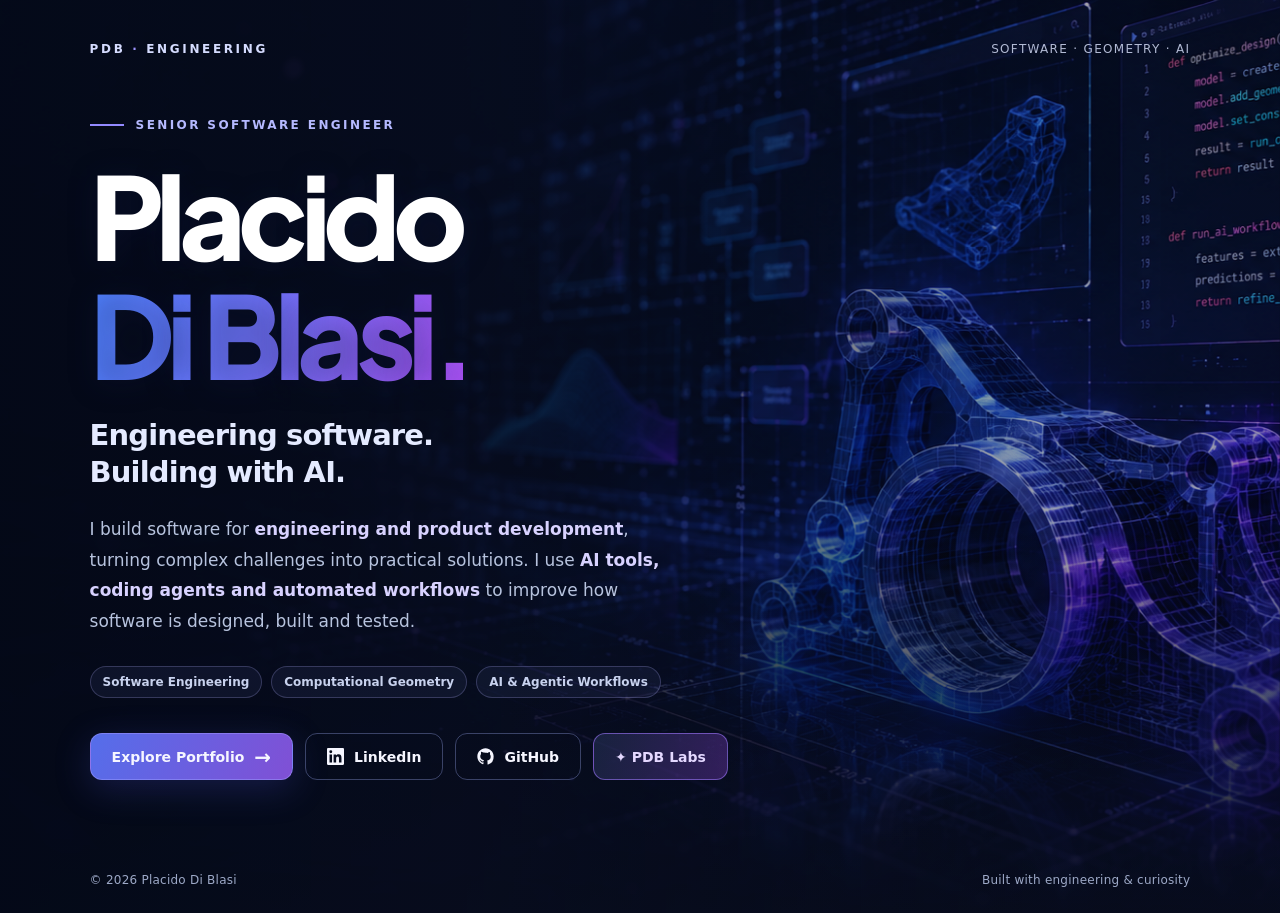
<file: index.html>
<!doctype html>
<html lang="en">
<head>
  <meta charset="utf-8">
  <meta name="viewport" content="width=device-width, initial-scale=1">
  <meta name="theme-color" content="#080e20">
  <meta name="description" content="Senior Software Engineer working on Virtual Tire Development and computational geometry, using AI tools, coding agents and automated workflows.">
  <meta property="og:type" content="website">
  <meta property="og:title" content="Placido Di Blasi | Senior Software Engineer">
  <meta property="og:description" content="Senior Software Engineer working on Virtual Tire Development and computational geometry, using AI tools, coding agents and automated workflows.">
  <meta property="og:image" content="https://placidodiblasi-engineer.dev/hero-engineering.png">
  <link rel="canonical" href="https://placidodiblasi-engineer.dev/">
  <link rel="icon" type="image/png" sizes="512x512" href="/favicon.png">
  <title>Placido Di Blasi | Senior Software Engineer</title>
  <link rel="preconnect" href="https://fonts.googleapis.com">
  <link rel="preconnect" href="https://fonts.gstatic.com" crossorigin>
  <link href="https://fonts.googleapis.com/css2?family=Plus+Jakarta+Sans:wght@400;500;600;700;800&display=swap" rel="stylesheet">
  <style>
    :root{color-scheme:dark;font-family:Inter,ui-sans-serif,system-ui,-apple-system,"Segoe UI",sans-serif}
    *{box-sizing:border-box}html{min-height:100%}body{margin:0;background:#070d1d;color:#f5f7ff}
    .landing{min-height:100svh;position:relative;isolation:isolate;display:flex;flex-direction:column;overflow:hidden}
    .landing::before{content:"";position:absolute;inset:0;z-index:-2;background:url('hero-engineering.png') center center/cover no-repeat;animation:appear 1.2s ease-out both}
    .landing::after{content:"";position:absolute;inset:0;z-index:-1;background:linear-gradient(90deg,rgba(4,9,24,.96) 0%,rgba(7,12,29,.87) 36%,rgba(9,13,30,.35) 80%),linear-gradient(0deg,#060b1b 0%,transparent 42%)}
    header{display:flex;align-items:center;justify-content:space-between;gap:20px;padding:clamp(22px,4vw,42px) clamp(24px,7vw,112px)}
    .brand{font-size:12px;font-weight:800;letter-spacing:.22em;text-transform:uppercase;color:#d5dcff;text-decoration:none}
    .brand b{color:#9e95ff}.top-note{color:#b2bad4;font-size:12px;letter-spacing:.11em;text-transform:uppercase}
    main{flex:1;display:flex;align-items:center;padding:20px clamp(24px,7vw,112px) 75px}
    .content{max-width:760px;animation:rise .85s .12s ease-out both}
    .eyebrow{display:flex;align-items:center;gap:12px;font-size:12px;font-weight:750;letter-spacing:.2em;text-transform:uppercase;color:#b5b9ff;margin-bottom:23px}
    .eyebrow:before{content:"";width:34px;height:2px;background:#938aff}
    h1{font-family:"Plus Jakarta Sans",Inter,system-ui,sans-serif;font-size:clamp(59px,8.96vw,125px);line-height:1.04;letter-spacing:-.065em;margin:0 0 23px;font-weight:800}
    h1{color:#ffffff;text-shadow:0 3px 28px rgba(14,22,59,.35)}
    h1 span{display:block;width:fit-content;max-width:100%;background:linear-gradient(105deg,#4e82ff 0%,#7774ff 48%,#ae51f7 100%);background-clip:text;-webkit-background-clip:text;color:transparent;-webkit-text-fill-color:transparent}
    h2{font-size:clamp(19px,2.5vw,29px);line-height:1.3;letter-spacing:-.03em;margin:0 0 22px;font-weight:600;color:#e4eaff}
    .summary{max-width:580px;font-size:clamp(15px,1.4vw,17px);line-height:1.8;color:#b7c3de;margin:0 0 30px}
    .summary strong{color:#d8d2ff;font-weight:650}
    .tags{display:flex;flex-wrap:wrap;gap:9px;margin-bottom:35px}
    .tag{padding:8px 12px;border:1px solid #b4b5ff3b;border-radius:100px;background:#8796ff12;color:#c8d2ee;font-size:12px;font-weight:550}
    .actions{display:flex;flex-wrap:wrap;align-items:center;gap:12px}
    .btn{display:inline-flex;align-items:center;justify-content:center;gap:10px;min-height:47px;padding:12px 21px;border:1px solid #a4b2ff54;border-radius:12px;color:#f6f6ff;text-decoration:none;font-size:14px;font-weight:700;transition:transform .18s,background .18s,border-color .18s}
    .pdb-labs-link{border-color:#9a76f899;color:#e4d8ff;background:linear-gradient(110deg,#28365b88,#5b2f9188)}
    .btn:hover{transform:translateY(-2px);background:#ffffff15;border-color:#bbc2ff}.btn.primary{background:linear-gradient(115deg,#556eea,#8050d5);border-color:#9d9aff80;box-shadow:0 9px 35px #3d45b74a}
    .btn.primary:hover{background:linear-gradient(115deg,#6980ff,#9560e8)}
    .btn svg{width:17px;height:17px;fill:currentColor}.arrow{font-size:20px;line-height:1}
    footer{padding:18px clamp(24px,7vw,112px) 26px;display:flex;justify-content:space-between;gap:16px;color:#9da9c7;font-size:12px;letter-spacing:.02em}
    @keyframes rise{from{opacity:0;transform:translateY(20px)}to{opacity:1;transform:translateY(0)}}
    @keyframes appear{from{opacity:.55;transform:scale(1.035)}to{opacity:1;transform:scale(1)}}
    @media(max-width:650px){.landing::after{background:linear-gradient(90deg,#060b1af0,#080d20bb),linear-gradient(0deg,#060b1a,transparent 65%)}.landing::before{background-position:62% center}header{padding-top:26px}.top-note{display:none}main{padding-bottom:50px}h1{font-size:clamp(50px,13vw,76px)}.btn.primary{width:100%}footer{font-size:11px}}
    @media(prefers-reduced-motion:reduce){.landing::before,.content{animation:none}.btn{transition:none}}
  </style>
</head>
<body>
<div class="landing">
  <header><a class="brand" href="/" aria-label="Home">PDB<span aria-hidden="true"> <b>·</b></span> ENGINEERING</a><span class="top-note">Software · Geometry · AI</span></header>
  <main>
    <div class="content">
      <div class="eyebrow">Senior Software Engineer</div>
      <h1>Placido<span>Di Blasi.</span></h1>
      <h2>Engineering software. <br>Building with AI.</h2>
      <p class="summary">I build software for <strong>engineering and product development</strong>, turning complex challenges into practical solutions. I use <strong>AI tools, coding agents and automated workflows</strong> to improve how software is designed, built and tested.</p>
      <div class="tags"><span class="tag">Software Engineering</span><span class="tag">Computational Geometry</span><span class="tag">AI &amp; Agentic Workflows</span></div>
      <nav class="actions" aria-label="Main links">
        <a class="btn primary" href="portfolio.html">Explore Portfolio <span class="arrow" aria-hidden="true">→</span></a>
        <a class="btn" href="https://www.linkedin.com/in/placido-di-blasi-08367992" target="_blank" rel="noopener noreferrer" aria-label="LinkedIn profile"><svg viewBox="0 0 24 24" aria-hidden="true"><path d="M20.447 20.452h-3.554v-5.569c0-1.328-.027-3.037-1.852-3.037-1.853 0-2.136 1.445-2.136 2.939v5.667H9.35V9h3.414v1.561h.049c.476-.9 1.637-1.85 3.37-1.85 3.601 0 4.267 2.37 4.267 5.455v6.286ZM5.337 7.433a2.062 2.062 0 1 1 0-4.124 2.062 2.062 0 0 1 0 4.124ZM7.119 20.452H3.555V9h3.564v11.452ZM22.225 0H1.771C.792 0 0 .774 0 1.729v20.542C0 23.227.792 24 1.771 24h20.451C23.2 24 24 23.227 24 22.271V1.729C24 .774 23.2 0 22.225 0Z"/></svg> LinkedIn</a>
        <a class="btn" href="https://github.com/dino-db" target="_blank" rel="noopener noreferrer" aria-label="GitHub profile"><svg viewBox="0 0 24 24" aria-hidden="true"><path d="M12 .5C5.65.5.5 5.65.5 12c0 5.08 3.29 9.39 7.86 10.91.57.1.78-.25.78-.55v-2.15c-3.2.7-3.88-1.36-3.88-1.36-.52-1.33-1.27-1.69-1.27-1.69-1.04-.71.08-.7.08-.7 1.15.08 1.75 1.18 1.75 1.18 1.02 1.75 2.68 1.24 3.33.95.1-.74.4-1.24.72-1.53-2.55-.29-5.23-1.27-5.23-5.68 0-1.25.45-2.27 1.18-3.07-.12-.29-.51-1.46.11-3.04 0 0 .96-.31 3.16 1.17A11 11 0 0 1 12 6.62c.98 0 1.96.13 2.88.39 2.2-1.48 3.16-1.17 3.16-1.17.62 1.58.23 2.75.11 3.04.73.8 1.18 1.82 1.18 3.07 0 4.42-2.68 5.39-5.24 5.67.41.35.77 1.04.77 2.09v3.11c0 .3.21.66.79.55A11.5 11.5 0 0 0 23.5 12C23.5 5.65 18.35.5 12 .5Z"/></svg> GitHub</a>
        <a class="btn pdb-labs-link" href="portfolio.html#pdb-labs" aria-label="Discover PDB Labs">✦ PDB Labs</a>
      </nav>
    </div>
  </main>
  <footer><span>© 2026 Placido Di Blasi</span><span>Built with engineering &amp; curiosity</span></footer>
</div>
</body>
</html>
</file>
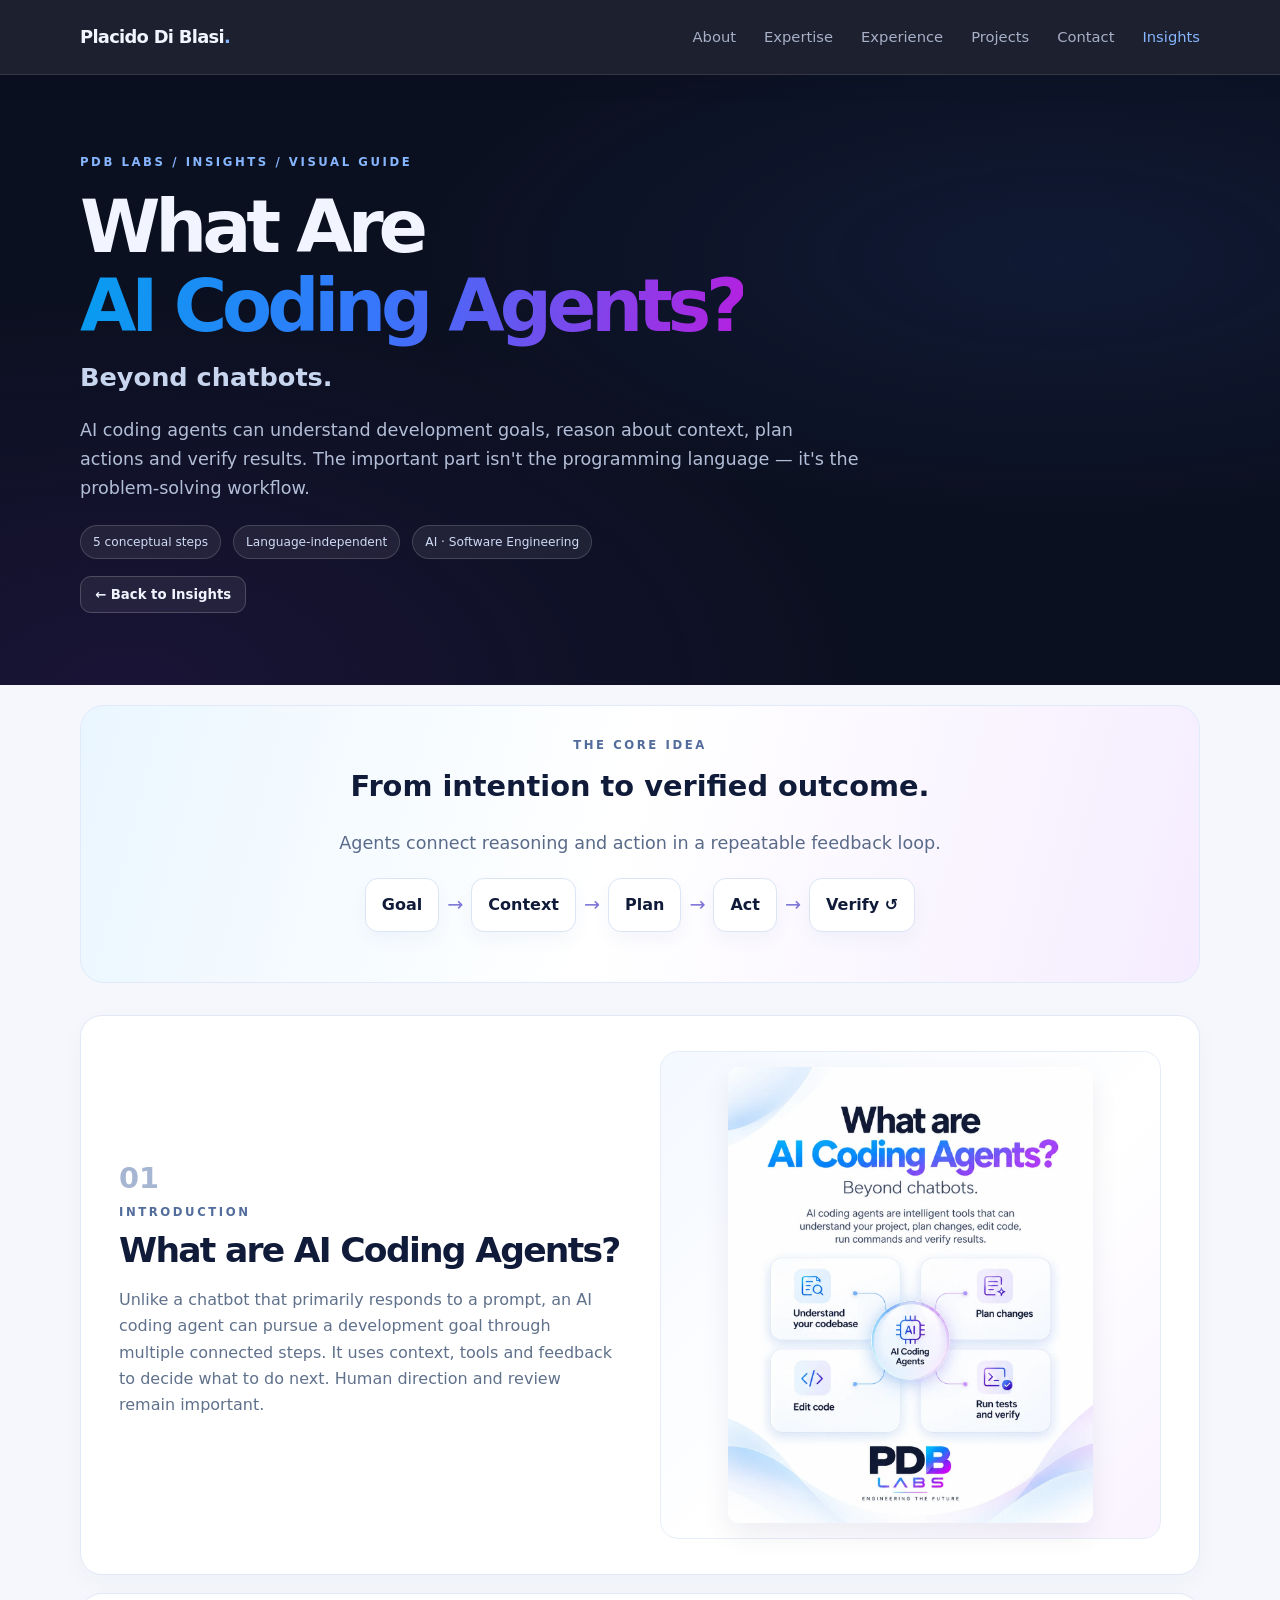
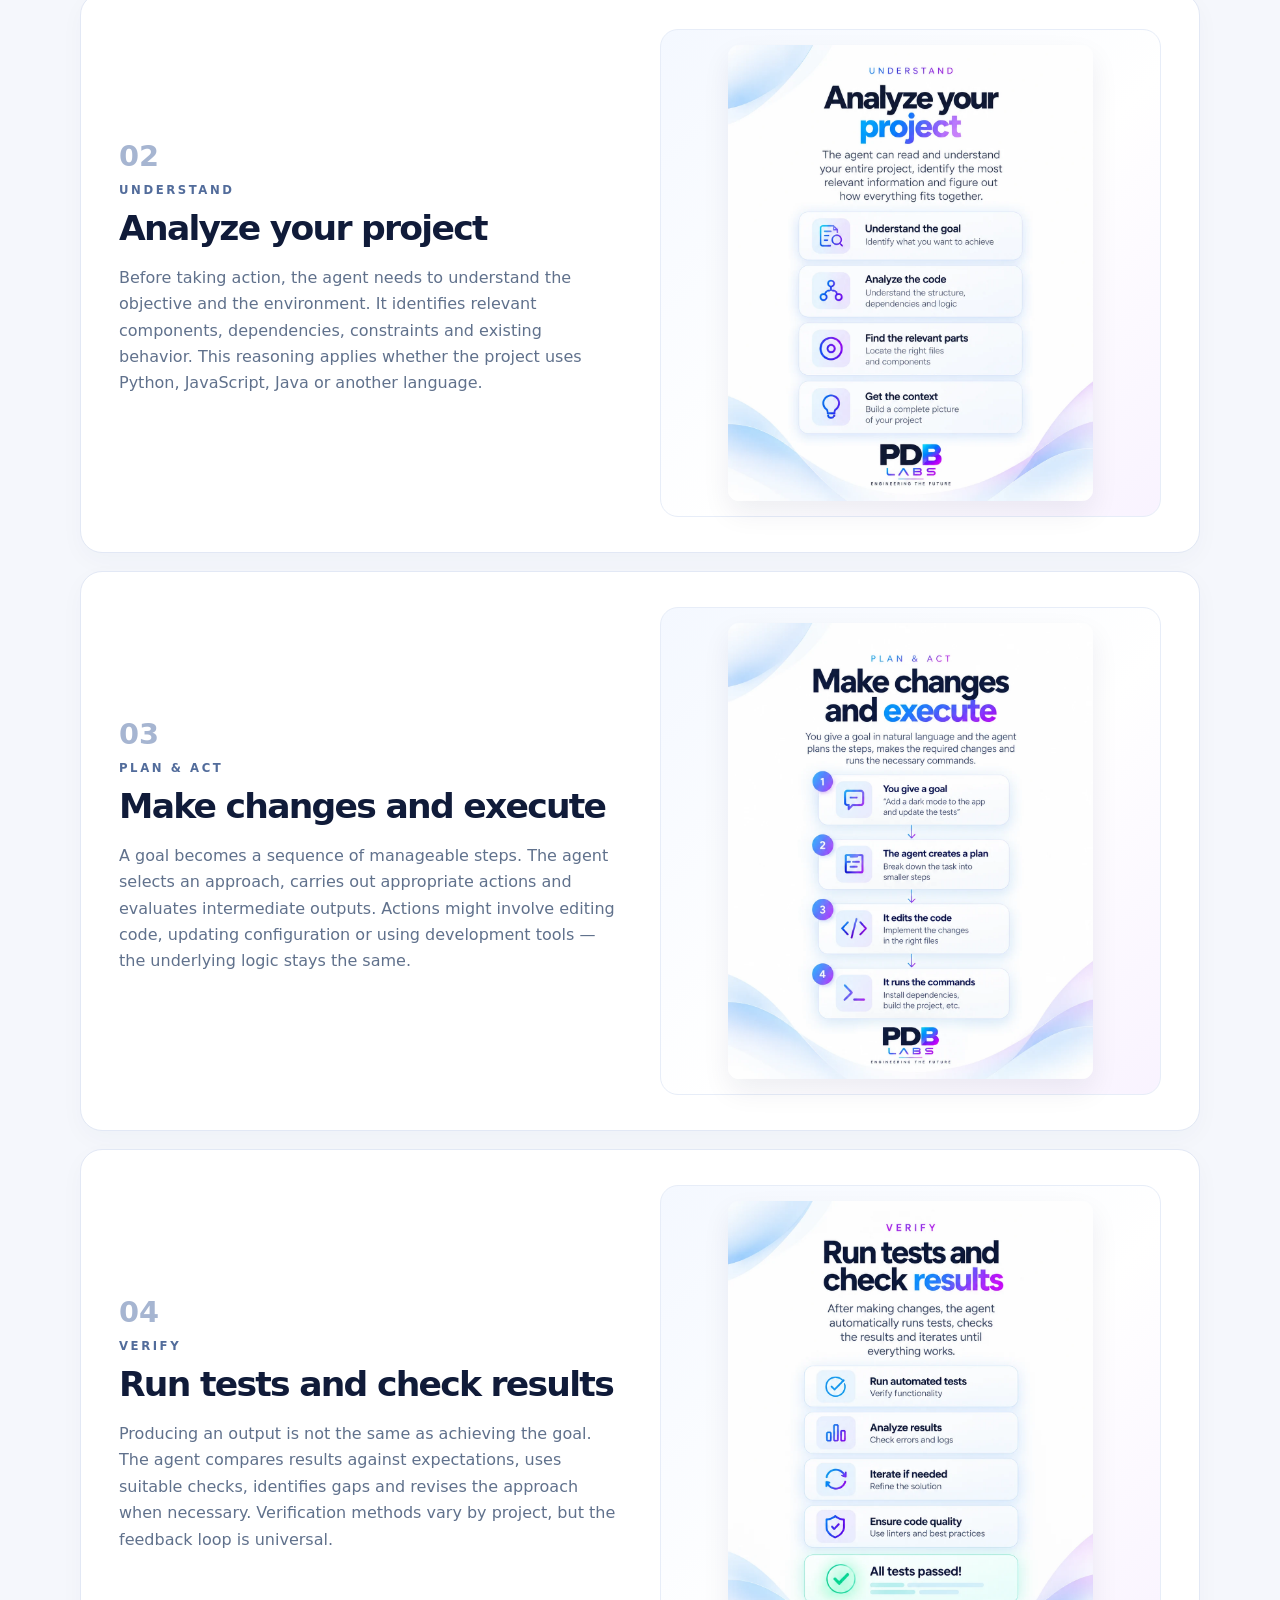
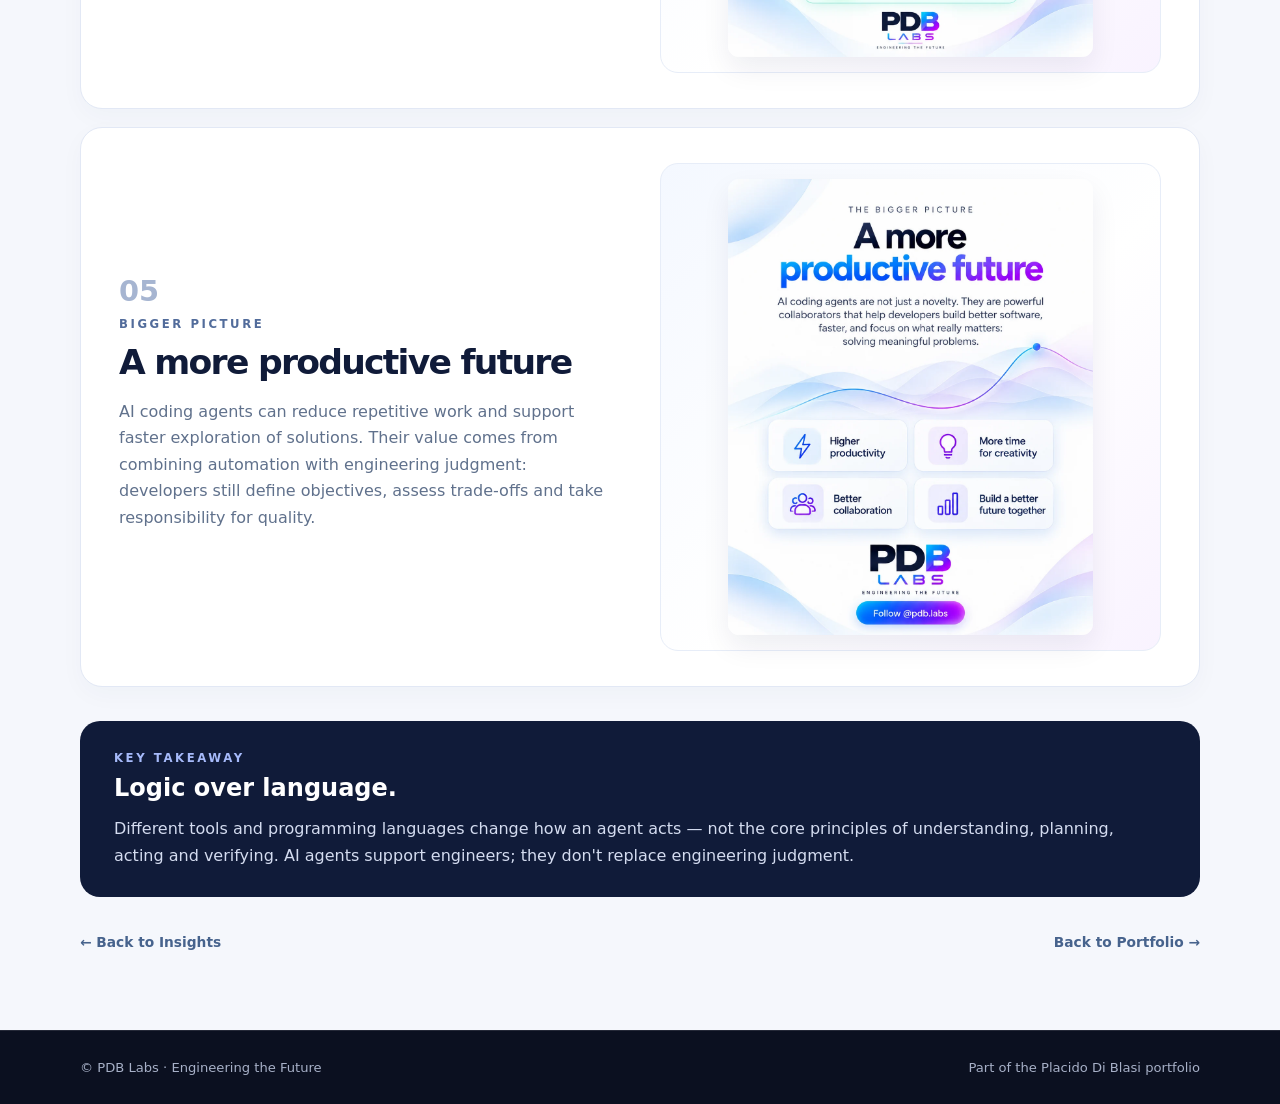
<file: insights/ai-coding-agents/index.html>
<!DOCTYPE html>

<!DOCTYPE html>

<html lang="en"><head><meta charset="utf-8"/><meta content="width=device-width,initial-scale=1" name="viewport"/><meta content="#f5f7fc" name="theme-color"/><title>What Are AI Coding Agents? — Visual Guide | PDB Labs</title><meta content="A language-independent, conceptual introduction to AI coding agents: understand, plan, act, verify and iterate." name="description"/><link href="../../assets/insights.css" rel="stylesheet"/><link rel="icon" type="image/png" sizes="512x512" href="/favicon.png">
</head><body class="article-page"><header class="topbar"><nav aria-label="Main navigation" class="nav wrap"><a class="brand" href="../../portfolio.html">Placido Di Blasi<b>.</b></a><div class="navlinks"><a href="../../portfolio.html#about">About</a><a href="../../portfolio.html#expertise">Expertise</a><a href="../../portfolio.html#experience">Experience</a><a href="../../portfolio.html#projects">Projects</a><a href="../../portfolio.html#contact">Contact</a><a class="active" href="../../insights.html">Insights</a></div></nav></header><main class="wrap"><section class="article-hero"><div class="eyebrow">PDB LABS / INSIGHTS / VISUAL GUIDE</div><h1>What Are<br/><span class="grad">AI Coding Agents?</span></h1><h2 style="color:#61708b;font-size:1.6rem;margin:0">Beyond chatbots.</h2><p class="lead">AI coding agents can understand development goals, reason about context, plan actions and verify results. The important part isn't the programming language — it's the problem-solving workflow.</p><div class="meta"><span>5 conceptual steps</span><span>Language-independent</span><span>AI · Software Engineering</span></div><a class="back" href="../../insights.html">← Back to Insights</a></section><section class="principle"><div class="eyebrow">THE CORE IDEA</div><h2 style="margin:8px 0 0;font-size:1.8rem">From intention to verified outcome.</h2><p>Agents connect reasoning and action in a repeatable feedback loop.</p><div class="flow"><span>Goal</span><em>→</em><span>Context</span><em>→</em><span>Plan</span><em>→</em><span>Act</span><em>→</em><span>Verify ↺</span></div></section><div class="article-list"><section class="article-card" id="step-1"><div><span class="num">01</span><div class="eyebrow">Introduction</div><h2>What are AI Coding Agents?</h2><p>Unlike a chatbot that primarily responds to a prompt, an AI coding agent can pursue a development goal through multiple connected steps. It uses context, tools and feedback to decide what to do next. Human direction and review remain important.</p></div><div aria-label="Conceptual diagram for What are AI Coding Agents?" class="slide-visual" role="img"><img alt="Original PDB Labs AI Coding Agents carousel slide 1" class="article-slide" loading="lazy" src="images/slide-01.webp"/></div></section><section class="article-card" id="step-2"><div><span class="num">02</span><div class="eyebrow">Understand</div><h2>Analyze your project</h2><p>Before taking action, the agent needs to understand the objective and the environment. It identifies relevant components, dependencies, constraints and existing behavior. This reasoning applies whether the project uses Python, JavaScript, Java or another language.</p></div><div aria-label="Conceptual diagram for Analyze your project" class="slide-visual" role="img"><img alt="Original PDB Labs AI Coding Agents carousel slide 2" class="article-slide" loading="lazy" src="images/slide-02.webp"/></div></section><section class="article-card" id="step-3"><div><span class="num">03</span><div class="eyebrow">Plan &amp; Act</div><h2>Make changes and execute</h2><p>A goal becomes a sequence of manageable steps. The agent selects an approach, carries out appropriate actions and evaluates intermediate outputs. Actions might involve editing code, updating configuration or using development tools — the underlying logic stays the same.</p></div><div aria-label="Conceptual diagram for Make changes and execute" class="slide-visual" role="img"><img alt="Original PDB Labs AI Coding Agents carousel slide 3" class="article-slide" loading="lazy" src="images/slide-03.webp"/></div></section><section class="article-card" id="step-4"><div><span class="num">04</span><div class="eyebrow">Verify</div><h2>Run tests and check results</h2><p>Producing an output is not the same as achieving the goal. The agent compares results against expectations, uses suitable checks, identifies gaps and revises the approach when necessary. Verification methods vary by project, but the feedback loop is universal.</p></div><div aria-label="Conceptual diagram for Run tests and check results" class="slide-visual" role="img"><img alt="Original PDB Labs AI Coding Agents carousel slide 4" class="article-slide" loading="lazy" src="images/slide-04.webp"/></div></section><section class="article-card" id="step-5"><div><span class="num">05</span><div class="eyebrow">Bigger Picture</div><h2>A more productive future</h2><p>AI coding agents can reduce repetitive work and support faster exploration of solutions. Their value comes from combining automation with engineering judgment: developers still define objectives, assess trade-offs and take responsibility for quality.</p></div><div aria-label="Conceptual diagram for A more productive future" class="slide-visual" role="img"><img alt="Original PDB Labs AI Coding Agents carousel slide 5" class="article-slide" loading="lazy" src="images/slide-05.webp"/></div></section></div><section class="takeaway"><div class="eyebrow" style="color:#a6bafa">KEY TAKEAWAY</div><h2>Logic over language.</h2><p>Different tools and programming languages change how an agent acts — not the core principles of understanding, planning, acting and verifying. AI agents support engineers; they don't replace engineering judgment.</p></section><div class="links-bottom"><a href="../../insights.html">← Back to Insights</a><a href="../../portfolio.html">Back to Portfolio →</a></div></main><footer class="footer"><div class="wrap footrow"><span>© PDB Labs · Engineering the Future</span><span>Part of the Placido Di Blasi portfolio</span></div></footer></body></html>
</file>
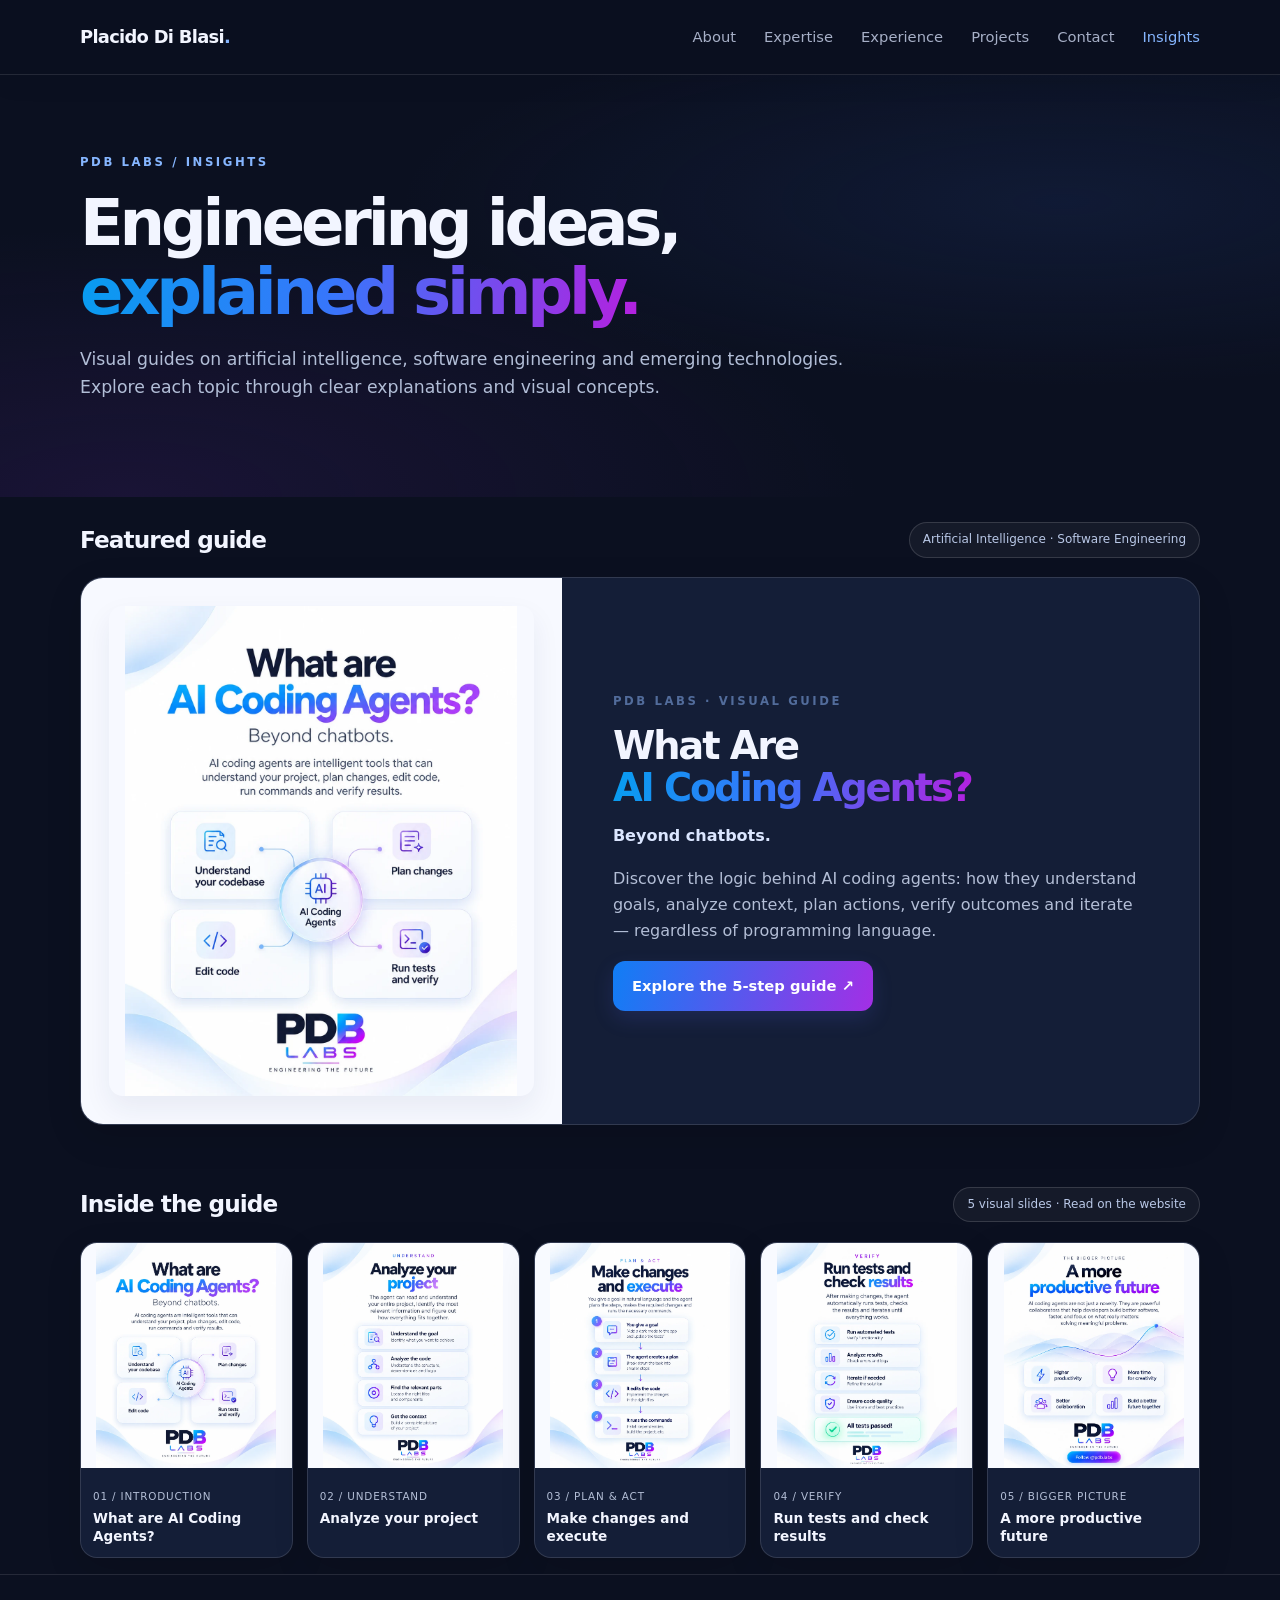
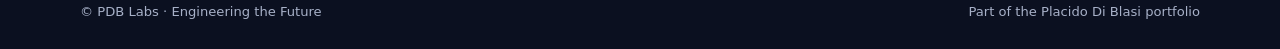
<file: insights.html>
<!DOCTYPE html>

<!DOCTYPE html>

<html lang="en"><head><meta charset="utf-8"/><meta content="width=device-width,initial-scale=1" name="viewport"/><meta content="#f5f7fc" name="theme-color"/><title>Insights — Engineering ideas, explained simply | PDB Labs</title><meta content="Visual guides to artificial intelligence, software engineering and emerging technologies." name="description"/><link href="assets/insights.css" rel="stylesheet"/><link rel="icon" type="image/png" sizes="512x512" href="/favicon.png">
</head><body class="insights-page"><header class="topbar"><nav aria-label="Main navigation" class="nav wrap"><a class="brand" href="portfolio.html">Placido Di Blasi<b>.</b></a><div class="navlinks"><a href="portfolio.html#about">About</a><a href="portfolio.html#expertise">Expertise</a><a href="portfolio.html#experience">Experience</a><a href="portfolio.html#projects">Projects</a><a href="portfolio.html#contact">Contact</a><a class="active" href="insights.html">Insights</a></div></nav></header><main class="wrap"><section class="hero"><div><div class="eyebrow">PDB LABS / INSIGHTS</div><h1>Engineering ideas,<br/><span class="grad">explained simply.</span></h1><p>Visual guides on artificial intelligence, software engineering and emerging technologies. Explore each topic through clear explanations and visual concepts.</p></div></section><div class="section-title"><h2>Featured guide</h2><span class="pill">Artificial Intelligence · Software Engineering</span></div><section class="feature"><div class="feature-art"><img alt="What are AI Coding Agents? Visual guide cover" src="insights/ai-coding-agents/images/slide-01.webp"/></div><div class="feature-copy"><div class="eyebrow">PDB LABS · VISUAL GUIDE</div><h3>What Are<br/><span class="grad">AI Coding Agents?</span></h3><strong>Beyond chatbots.</strong><p>Discover the logic behind AI coding agents: how they understand goals, analyze context, plan actions, verify outcomes and iterate — regardless of programming language.</p><a class="button" href="insights/ai-coding-agents/">Explore the 5-step guide ↗</a></div></section><section style="padding-top:36px"><div class="section-title"><h2>Inside the guide</h2><span class="pill">5 visual slides · Read on the website</span></div><div class="slide-grid"><a class="thumb" href="insights/ai-coding-agents/#step-1"><img alt="Slide 1: What are AI Coding Agents?" loading="lazy" src="insights/ai-coding-agents/images/slide-01.webp"/><div class="thumb-body"><small>01 / Introduction</small><strong>What are AI Coding Agents?</strong></div></a><a class="thumb" href="insights/ai-coding-agents/#step-2"><img alt="Slide 2: Analyze your project" loading="lazy" src="insights/ai-coding-agents/images/slide-02.webp"/><div class="thumb-body"><small>02 / Understand</small><strong>Analyze your project</strong></div></a><a class="thumb" href="insights/ai-coding-agents/#step-3"><img alt="Slide 3: Make changes and execute" loading="lazy" src="insights/ai-coding-agents/images/slide-03.webp"/><div class="thumb-body"><small>03 / Plan &amp; Act</small><strong>Make changes and execute</strong></div></a><a class="thumb" href="insights/ai-coding-agents/#step-4"><img alt="Slide 4: Run tests and check results" loading="lazy" src="insights/ai-coding-agents/images/slide-04.webp"/><div class="thumb-body"><small>04 / Verify</small><strong>Run tests and check results</strong></div></a><a class="thumb" href="insights/ai-coding-agents/#step-5"><img alt="Slide 5: A more productive future" loading="lazy" src="insights/ai-coding-agents/images/slide-05.webp"/><div class="thumb-body"><small>05 / Bigger Picture</small><strong>A more productive future</strong></div></a></div></section></main><footer class="footer"><div class="wrap footrow"><span>© PDB Labs · Engineering the Future</span><span>Part of the Placido Di Blasi portfolio</span></div></footer></body></html>
</file>
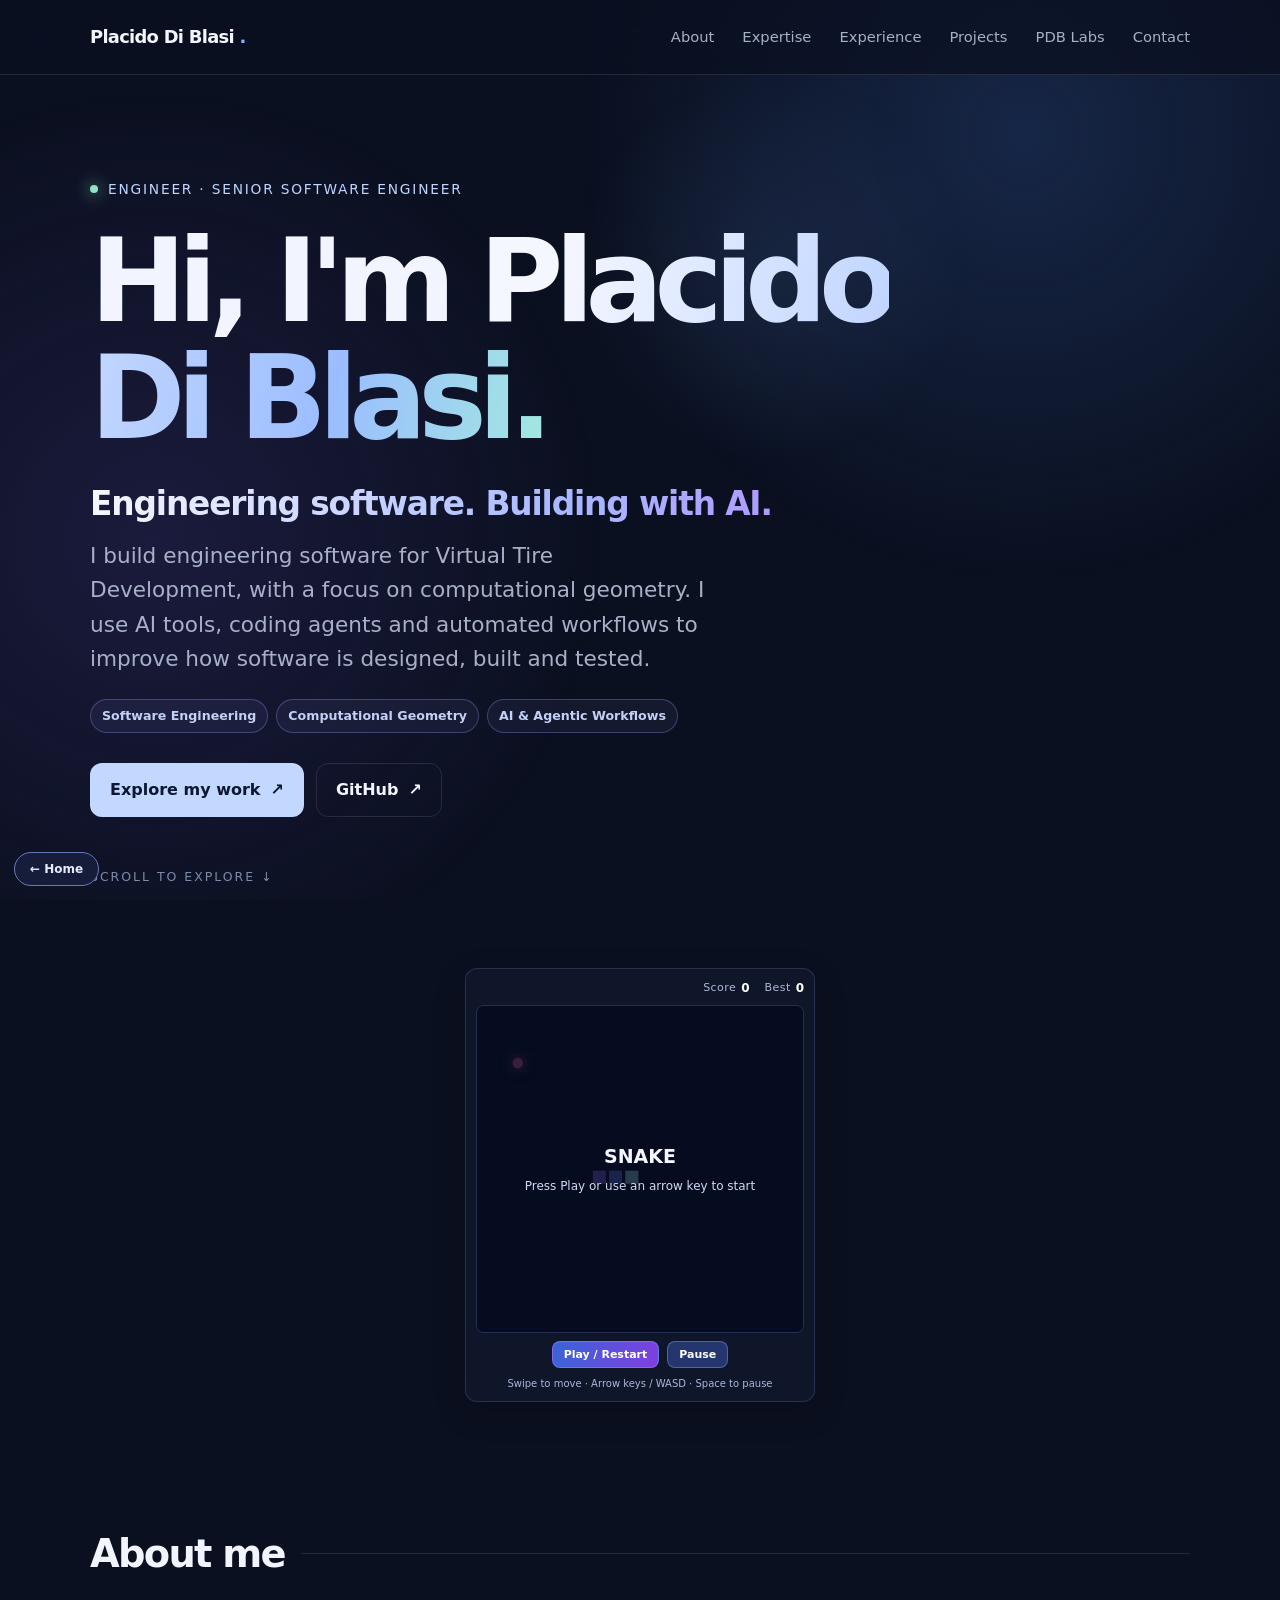
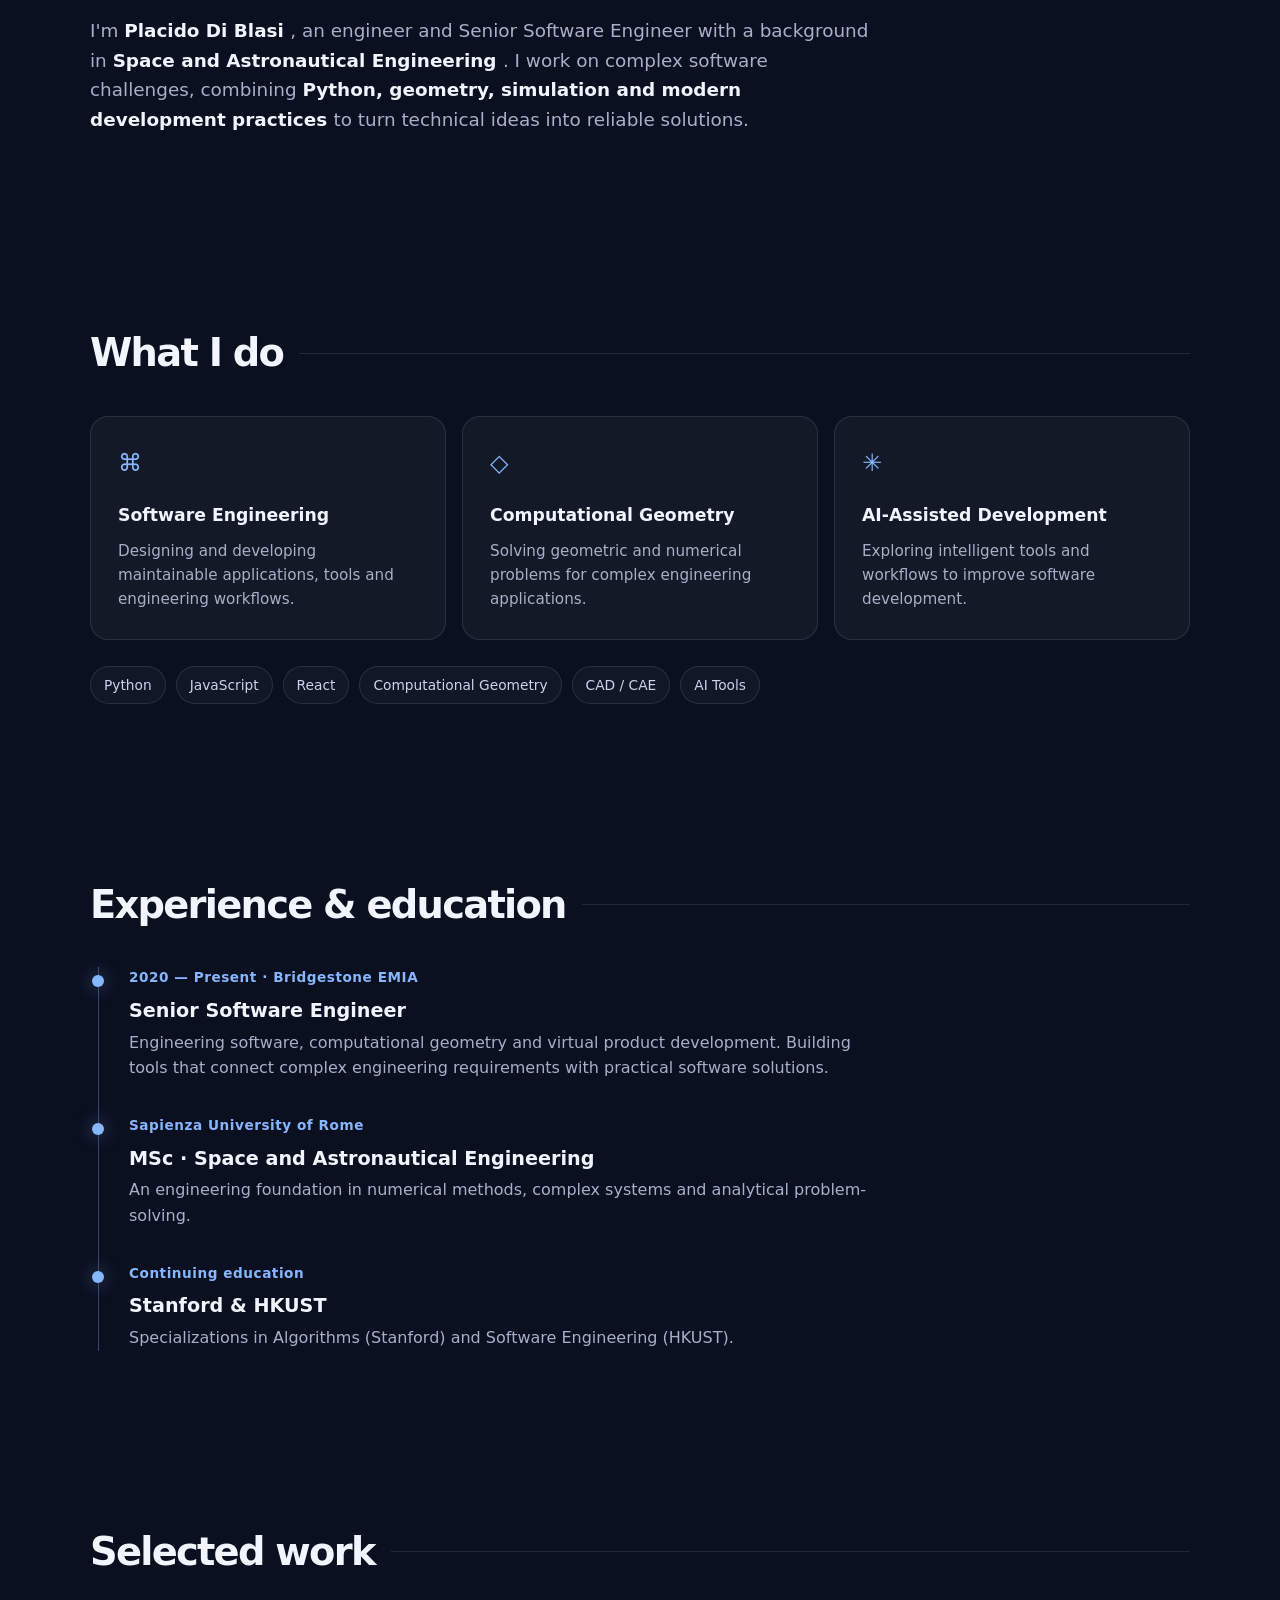
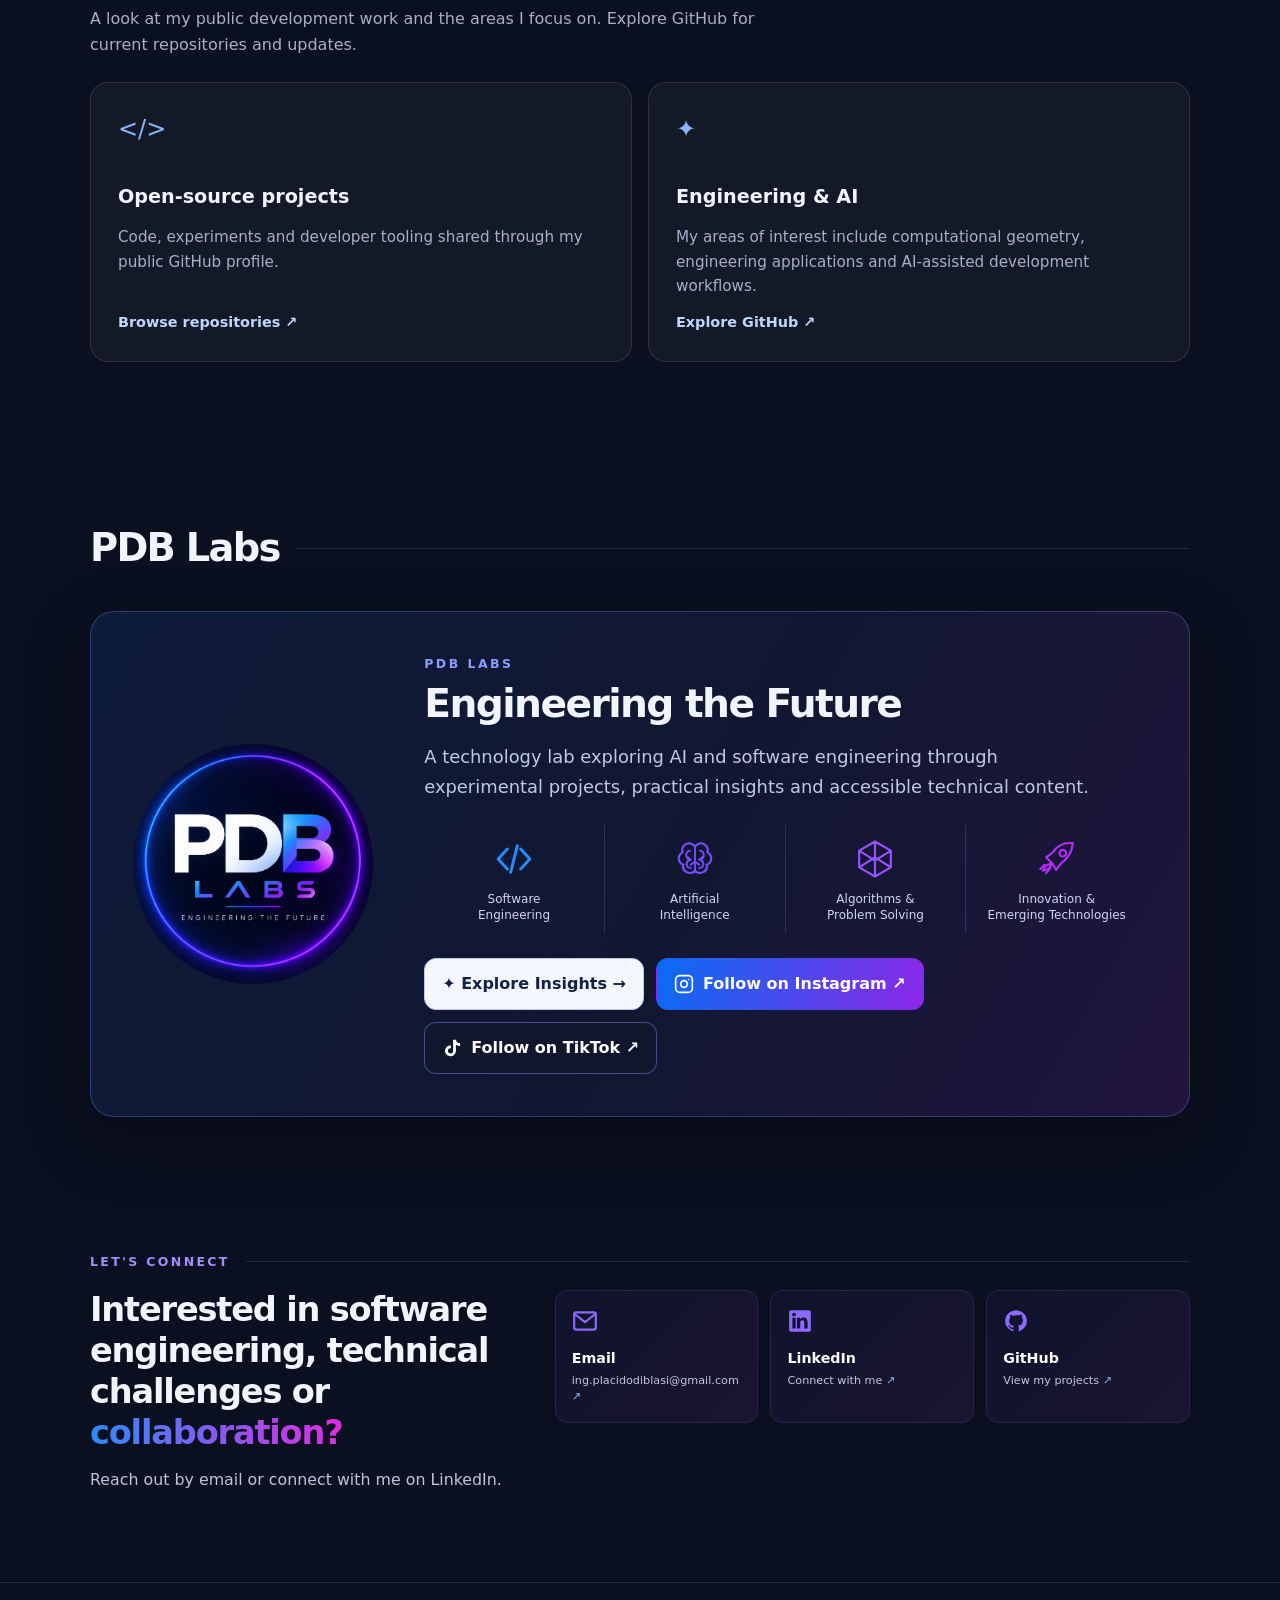
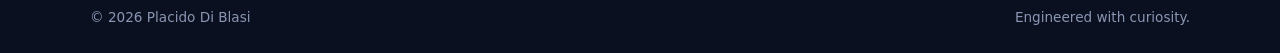
<file: pdb-labs.html>
<!doctype html>
<html lang="en">
<head>
  <meta charset="utf-8">
  <meta name="viewport" content="width=device-width, initial-scale=1">
  <title>PDB Labs | Engineering the Future</title>
  <meta name="description" content="A technology lab exploring AI, software engineering, knowledge sharing and experimental projects.">
  <link rel="canonical" href="https://placidodiblasi-engineer.dev/pdb-labs.html">
  <meta property="og:type" content="website">
  <meta property="og:title" content="PDB Labs | Engineering the Future">
  <meta property="og:description" content="A technology lab exploring AI, software engineering, knowledge sharing and experimental projects.">
  <meta property="og:url" content="https://placidodiblasi-engineer.dev/pdb-labs.html">
  <meta property="og:image" content="https://placidodiblasi-engineer.dev/pdb-labs-logo.png">
  <meta http-equiv="refresh" content="0; url=portfolio.html?section=pdb-labs#pdb-labs">
  <script>window.location.replace("portfolio.html?section=pdb-labs#pdb-labs");</script>
<link rel="icon" type="image/png" sizes="512x512" href="/favicon.png">
</head>
<body>
  <p><a href="portfolio.html?section=pdb-labs#pdb-labs">Open PDB Labs — Engineering the Future</a></p>
</body>
</html>
</file>
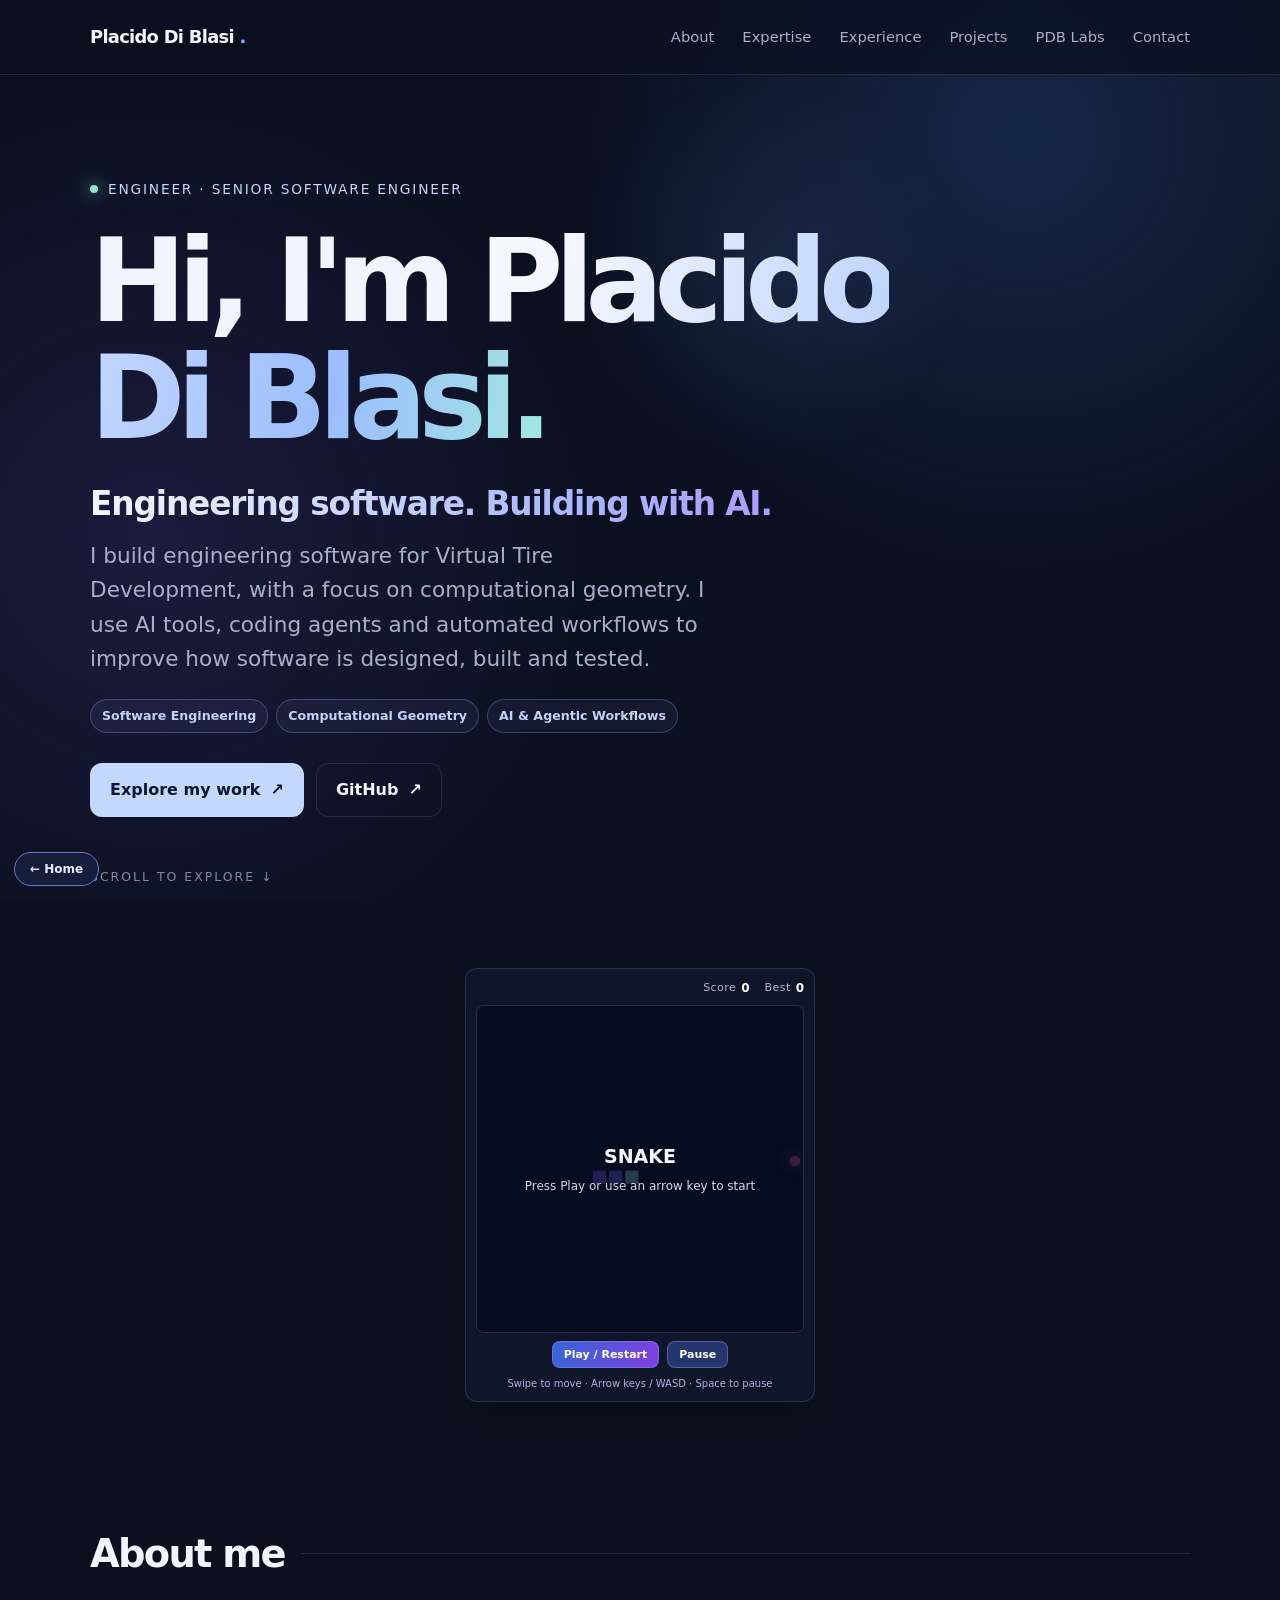
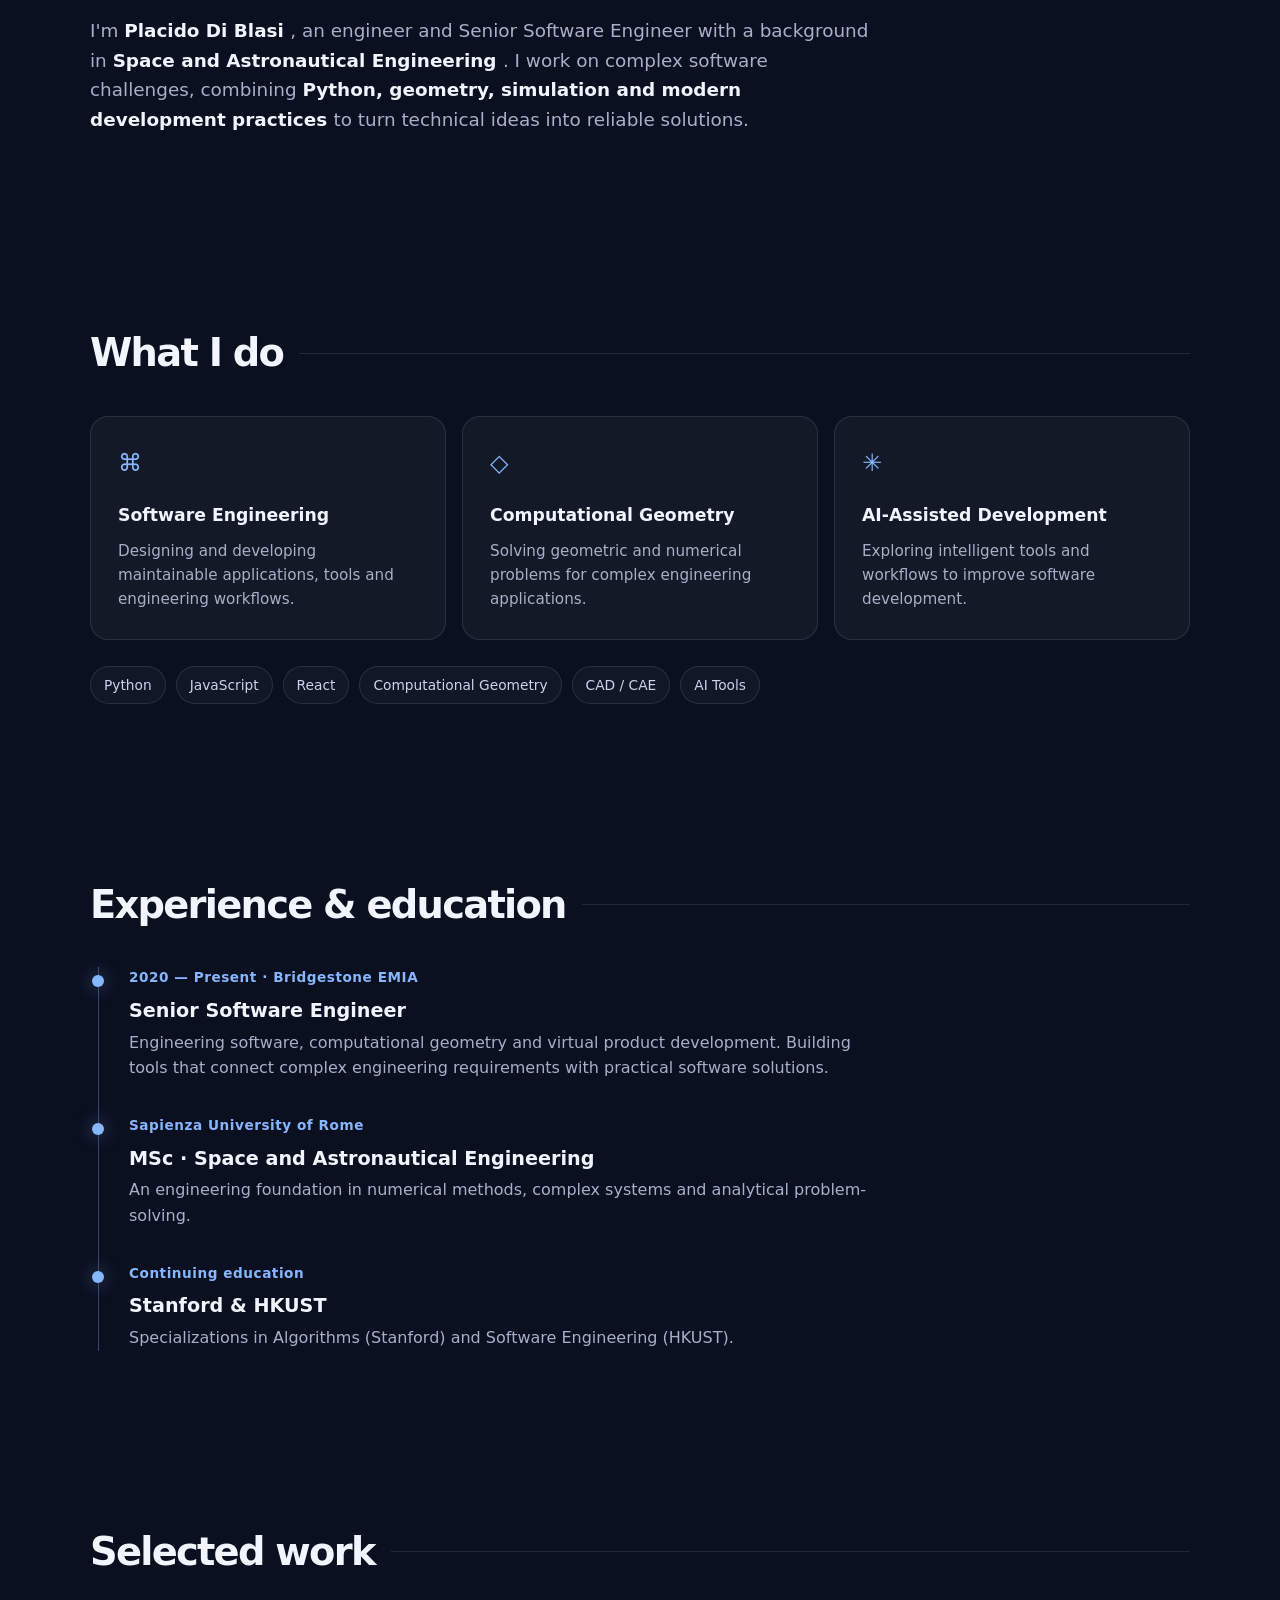
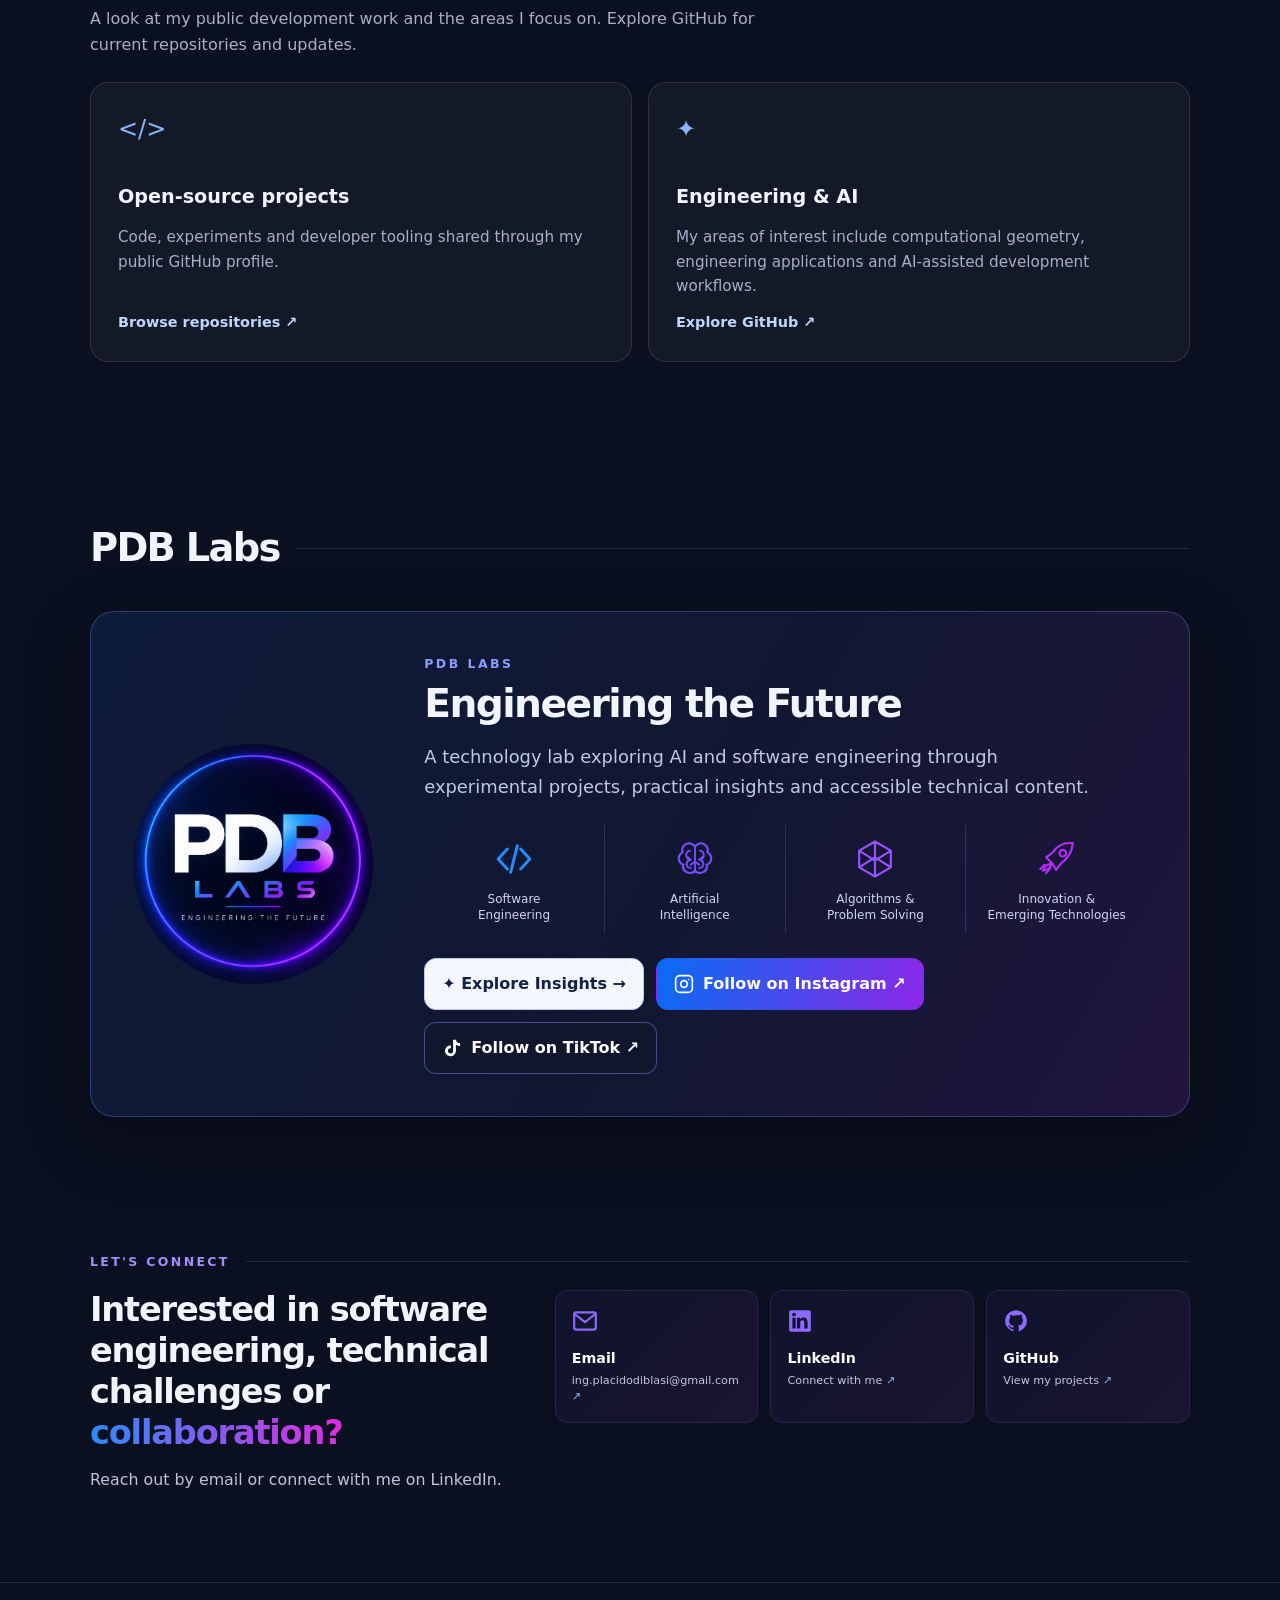
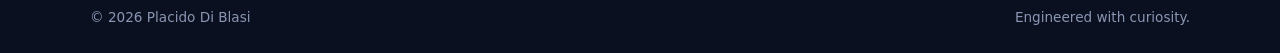
<file: portfolio.html>
<!DOCTYPE html>
<!DOCTYPE html>

<html lang="en">
<head>
<meta charset="utf-8"/>
<meta content="width=device-width, initial-scale=1" name="viewport"/>
<meta content="#0b1020" name="theme-color"/>
<title>Placido Di Blasi | Software Engineer &amp; Engineer</title>
<style>
   :root{color-scheme:dark;--bg:#0b1020;--text:#f2f5ff;--muted:#a7b0c7;--line:#ffffff1b;--accent:#86b6ff;--card:#ffffff0a}
    *{box-sizing:border-box}html{scroll-behavior:smooth}body{margin:0;background:var(--bg);color:var(--text);font-family:Inter,ui-sans-serif,system-ui,-apple-system,"Segoe UI",sans-serif;line-height:1.6;overflow-x:hidden}
    body::before{content:"";position:fixed;inset:0;z-index:-2;background:radial-gradient(circle at 80% 15%,#345fa74a,transparent 35%),radial-gradient(circle at 12% 60%,#4b3e9340,transparent 36%);pointer-events:none}
    .glow{position:fixed;width:420px;height:420px;left:var(--x,60%);top:var(--y,30%);transform:translate(-50%,-50%);background:radial-gradient(circle,#7aabff16,transparent 68%);pointer-events:none;z-index:-1}
    a{color:inherit;text-decoration:none}.container{width:min(1100px,calc(100% - 44px));margin:auto}
    header{position:sticky;top:0;z-index:5;backdrop-filter:blur(20px);background:#0b1020b8;border-bottom:1px solid var(--line)}
    nav{height:74px;display:flex;align-items:center;justify-content:space-between;gap:18px}.brand{font-size:1.12rem;font-weight:750;letter-spacing:-.04em}.brand span{color:var(--accent)}.navlinks{display:flex;gap:28px;color:var(--muted);font-size:.92rem}.navlinks a:hover,.text-link:hover{color:var(--accent)}
    .hero{min-height:calc(100svh - 74px);display:flex;align-items:center;padding:100px 0 115px;position:relative}.hero-content{max-width:800px}.eyebrow{display:inline-flex;align-items:center;gap:10px;color:#c0d6ff;font-size:.86rem;letter-spacing:.13em;text-transform:uppercase}.dot{width:8px;height:8px;border-radius:50%;background:#8fe2c2;box-shadow:0 0 16px #8fe2c2}h1{font-size:clamp(3.7rem,9vw,7.4rem);line-height:1.02;letter-spacing:-.075em;margin:22px 0 26px;font-weight:780}h1 span{background:linear-gradient(100deg,#f5f7ff 10%,#9bbdff 75%,#a2e8e1);background-clip:text;-webkit-background-clip:text;color:transparent}.lead{font-size:clamp(1.12rem,2vw,1.35rem);color:var(--muted);max-width:620px;margin:0 0 34px}.actions{display:flex;flex-wrap:wrap;gap:12px}.btn{display:inline-flex;align-items:center;gap:10px;border-radius:12px;padding:13px 19px;font-weight:650;border:1px solid var(--line);transition:transform .2s,background .2s,border-color .2s}.btn:hover{transform:translateY(-3px);border-color:#a5c7ff}.btn.primary{background:#c3d8ff;color:#0c1831;border-color:transparent}.btn.primary:hover{background:#e0ebff}.scroll-note{position:absolute;bottom:45px;color:#7d8ba7;font-size:.78rem;letter-spacing:.16em;text-transform:uppercase}
    section{padding:85px 0;scroll-margin-top:80px}.section-heading{display:flex;align-items:center;gap:16px;margin-bottom:32px}.section-heading h2{font-size:clamp(1.8rem,3vw,2.5rem);letter-spacing:-.045em;margin:0}.section-heading::after{content:"";height:1px;flex:1;background:var(--line)}.about{font-size:1.15rem;color:var(--muted);max-width:780px}.about strong{color:var(--text);font-weight:600}
    .grid{display:grid;grid-template-columns:repeat(3,1fr);gap:16px}.card{padding:27px;border:1px solid var(--line);background:var(--card);border-radius:18px;transition:transform .25s,border-color .25s,background .25s}.card:hover{transform:translateY(-6px);border-color:#86b6ff66;background:#ffffff10}.card .symbol{font-size:1.5rem;color:var(--accent);margin-bottom:20px}.card h3{margin:0 0 9px;font-size:1.08rem}.card p{margin:0;color:var(--muted);font-size:.95rem}.tags{display:flex;flex-wrap:wrap;gap:10px;margin-top:26px}.tag{border:1px solid var(--line);background:#ffffff08;color:#cbd5ec;border-radius:999px;padding:7px 13px;font-size:.86rem}
    .timeline{position:relative;margin:10px 0 0 8px;padding-left:30px;border-left:1px solid #86b6ff55}.timeline-item{position:relative;padding:0 0 34px}.timeline-item:last-child{padding-bottom:0}.timeline-item::before{content:"";position:absolute;left:-37px;top:8px;width:12px;height:12px;border-radius:50%;background:var(--accent);box-shadow:0 0 18px #86b6ff77}.meta{color:var(--accent);font-size:.85rem;font-weight:650;letter-spacing:.04em}.timeline h3{margin:7px 0 3px;font-size:1.2rem}.timeline p{margin:0;color:var(--muted);max-width:740px}.project-grid{display:grid;grid-template-columns:repeat(2,minmax(0,1fr));gap:16px}.project-card{display:flex;flex-direction:column;gap:13px;min-height:220px}.project-card h3{font-size:1.2rem;margin:0}.project-card p{flex:1}.project-link{color:#c0d6ff;font-weight:650;font-size:.9rem}.project-link:hover{color:white}.section-intro{color:var(--muted);max-width:690px;margin:-8px 0 25px}.contact{padding-bottom:115px}.contact p{color:var(--muted);font-size:1.1rem;max-width:600px}.text-link{color:#c0d6ff;font-weight:600}footer{border-top:1px solid var(--line);padding:24px 0;color:#8996b2;font-size:.85rem}.foot{display:flex;justify-content:space-between;gap:16px;flex-wrap:wrap}
    .reveal{opacity:0;transform:translateY(24px);transition:opacity .65s ease,transform .65s ease}.reveal.visible{opacity:1;transform:translateY(0)}
    @media(max-width:750px){.navlinks{gap:14px;font-size:.83rem}.hero{padding:90px 0 110px;min-height:80svh}.grid,.project-grid{grid-template-columns:1fr}.navlinks{gap:11px;flex-wrap:wrap;justify-content:flex-end}.brand{font-size:.94rem}nav{height:auto;min-height:74px;padding:12px 0}section{padding:62px 0}.card{padding:23px}.scroll-note{bottom:28px}}
    @media(prefers-reduced-motion:reduce){html{scroll-behavior:auto}*,*::before,*::after{transition:none!important;animation:none!important}.reveal{opacity:1;transform:none}.glow{display:none}}
  
/* Hero introduction: compact AI-forward emphasis */
.hero-focus{font-size:clamp(1.4rem,3vw,2.05rem);font-weight:750;letter-spacing:-.035em;line-height:1.25;margin:0 0 14px;background:linear-gradient(100deg,#f5f7ff,#a9baff 58%,#b28aff);-webkit-background-clip:text;background-clip:text;color:transparent}
.hero-specialties{display:flex;flex-wrap:wrap;gap:8px;margin:-12px 0 30px}
.hero-specialty{font-size:.79rem;font-weight:600;color:#c4d1f6;border:1px solid #8e99ef55;background:#8e99ef12;padding:6px 11px;border-radius:999px}
@media(max-width:750px){.hero-focus{font-size:1.45rem}.hero-specialty{font-size:.73rem}}

/* PDB Labs social project */
.pdb-labs-card{display:grid;grid-template-columns:180px minmax(0,1fr);gap:28px;align-items:center;padding:28px;border:1px solid #7972da66;border-radius:22px;background:linear-gradient(120deg,#152147,#20163c);box-shadow:0 15px 55px #0002}
.pdb-labs-logo{width:100%;aspect-ratio:1;object-fit:cover;border-radius:20px}
.pdb-labs-card h3{font-size:1.7rem;margin:0 0 8px}.pdb-labs-card p{color:#bfc9e5;line-height:1.7}
.pdb-labs-actions{display:flex;flex-wrap:wrap;gap:12px;margin-top:20px}
@media(max-width:650px){.pdb-labs-card{grid-template-columns:1fr}.pdb-labs-logo{max-width:180px}}


/* PDB Labs: responsive feature section */
#pdb-labs { padding-top: 70px; padding-bottom: 70px; }
.pdb-labs-card {
  display:grid; grid-template-columns:minmax(0,240px) minmax(0,1fr);
  gap:clamp(22px,4vw,52px); align-items:center; padding:clamp(22px,4vw,42px);
  border:1px solid #5369c477; border-radius:24px;
  background:linear-gradient(120deg,#0e1b39 0%,#111731 55%,#21153d 100%);
  box-shadow:0 22px 65px #0004; overflow:hidden;
}
.pdb-labs-logo-wrap { width:100%; max-width:240px; aspect-ratio:1; display:grid;place-items:center; }
.pdb-labs-logo { display:block; width:100%; height:100%; object-fit:contain; border-radius:50%; }
.pdb-labs-content { min-width:0; }
.pdb-labs-eyebrow { color:#8b9cff; font-size:.78rem; font-weight:750; letter-spacing:.2em; margin-bottom:7px; }
.pdb-labs-card h3 { font-size:clamp(1.65rem,3.5vw,2.45rem); letter-spacing:-.04em; line-height:1.18; margin:0 0 15px; }
.pdb-labs-card p { font-size:clamp(.98rem,1.5vw,1.12rem); line-height:1.65; color:#bfc9e5; margin:0; max-width:670px; }
.pdb-labs-topics { display:grid; grid-template-columns:repeat(4,minmax(0,1fr)); gap:0; margin-top:24px; }
.pdb-labs-topic { text-align:center; padding:10px 9px; color:#cdd7f4; font-size:.75rem; line-height:1.35; border-right:1px solid #8290de38; }
.pdb-labs-topic:last-child { border-right:0; }
.pdb-labs-topic span { display:block; font-size:1.5rem; color:#779cff; margin-bottom:7px; }
.pdb-labs-actions { display:flex; flex-wrap:wrap; gap:12px; margin-top:25px; }
.pdb-labs-actions a { display:inline-flex; justify-content:center; align-items:center; gap:9px; padding:12px 17px; border-radius:12px; font-weight:700; border:1px solid #747cdb88; transition:transform .2s,border-color .2s; }
.pdb-labs-actions a:hover { transform:translateY(-2px); border-color:#bba4ff; }
.pdb-labs-actions .pdb-instagram { background:linear-gradient(105deg,#086cf4,#8c28e9); color:white; border-color:transparent; }
.pdb-labs-actions .pdb-tiktok { background:#10162b; color:white; }
@media(max-width:760px) {
  .pdb-labs-card { grid-template-columns:minmax(0,1fr); gap:18px; padding:22px; }
  .pdb-labs-logo-wrap { width:min(54%,190px); margin:0 auto; }
  .pdb-labs-content { text-align:left; }
  .pdb-labs-topics { grid-template-columns:repeat(2,minmax(0,1fr)); row-gap:12px; }
  .pdb-labs-topic:nth-child(2) { border-right:0; }
  .pdb-labs-actions a { flex:1; min-width:125px; }
}
@media(max-width:390px) {
  .pdb-labs-card { padding:18px; }
  .pdb-labs-actions { flex-direction:column; }
  .pdb-labs-actions a { width:100%; }
}

/* PDB Labs social icons and screenshot-matched contact layout */
.pdb-labs-actions a svg{width:20px;height:20px;flex:none;display:block}
.contact{padding-top:65px;padding-bottom:90px}
.contact .section-heading{margin-bottom:18px}
.contact .section-heading h2{font-size:.78rem;letter-spacing:.19em;text-transform:uppercase;color:#a58cff;font-weight:750}
.contact-layout{display:grid;grid-template-columns:minmax(0,1.1fr) minmax(0,1.6fr);gap:28px;align-items:start}
.contact-headline{font-size:clamp(1.55rem,2.9vw,2.1rem);line-height:1.22;font-weight:750;letter-spacing:-.035em;margin:0 0 13px}
.contact-headline span{background:linear-gradient(95deg,#2b8cff,#e02bdf);background-clip:text;-webkit-background-clip:text;color:transparent}
.contact .contact-subtitle{font-size:.99rem;line-height:1.6;color:#b9c4e1;margin:0}
.contact-cards{display:grid;grid-template-columns:repeat(3,minmax(0,1fr));gap:12px}
.contact-card{display:flex;flex-direction:column;min-width:0;min-height:116px;padding:17px 16px;border:1px solid #54509d48;border-radius:13px;background:linear-gradient(135deg,#10132d,#1a1430);transition:border-color .2s,transform .2s}
.contact-card:hover{border-color:#a27dff;transform:translateY(-2px)}
.contact-card svg{width:26px;height:26px;color:#8d69ff;margin-bottom:13px}
.contact-card strong{font-size:.89rem;color:#fff;margin-bottom:4px}
.contact-card small{font-size:.7rem;color:#c1c8df;overflow-wrap:anywhere;line-height:1.4}
.contact-card small span{color:#85baff}
@media(max-width:760px){.contact-layout{grid-template-columns:1fr;gap:22px}.contact-cards{grid-template-columns:repeat(3,minmax(0,1fr))}.contact-card{padding:13px 10px}}
@media(max-width:460px){.contact-cards{grid-template-columns:1fr}.contact-card{min-height:0;display:grid;grid-template-columns:34px 1fr;column-gap:12px;align-items:center}.contact-card svg{grid-row:span 2;margin:0}.contact-card strong{margin:0}}

/* PDB Labs reference-matched topic icons */
#pdb-labs .pdb-labs-topic span { display:flex; justify-content:center; align-items:center; height:48px; margin-bottom:8px; color:#875cff; }
#pdb-labs .pdb-labs-topic:nth-child(1) span { color:#248dff; }
#pdb-labs .pdb-labs-topic:nth-child(2) span { color:#784bff; }
#pdb-labs .pdb-labs-topic:nth-child(3) span { color:#9852ff; }
#pdb-labs .pdb-labs-topic:nth-child(4) span { color:#b12cff; }
#pdb-labs .pdb-labs-topic span svg { width:40px; height:40px; display:block; }

/* Insights entry point; social buttons retain their original SVG icons. */
.pdb-labs-actions .pdb-insights {
  background:#f5f7ff; color:#122347; border-color:#b7caff;
}
.pdb-labs-actions .pdb-insights:hover {background:#e5edff}
</style><meta content="Placido Di Blasi is an engineer and software engineer specializing in Python, computational geometry, CAD/CAE, virtual product development and AI-assisted software engineering." name="description"/><meta content="Placido Di Blasi" name="author"/><meta content="index, follow, max-image-preview:large" name="robots"/><meta content="profile" property="og:type"/><meta content="Placido Di Blasi" property="og:site_name"/><meta content="Placido Di Blasi | Software Engineer &amp; Engineer" property="og:title"/><meta content="Engineering, software development, computational geometry and AI. Explore the professional portfolio of Placido Di Blasi." property="og:description"/><meta content="https://placidodiblasi-engineer.dev/portfolio.html" property="og:url"/><meta content="Placido" property="profile:first_name"/><meta content="Di Blasi" property="profile:last_name"/><meta content="summary" name="twitter:card"/><meta content="Placido Di Blasi | Software Engineer &amp; Engineer" name="twitter:title"/><meta content="Engineering, computational geometry, software development and AI." name="twitter:description"/><link href="https://placidodiblasi-engineer.dev/portfolio.html" rel="canonical"/><script type="application/ld+json">{
  "@context": "https://schema.org",
  "@type": "Person",
  "@id": "https://placidodiblasi-engineer.dev/#person",
  "name": "Placido Di Blasi",
  "givenName": "Placido",
  "familyName": "Di Blasi",
  "url": "https://placidodiblasi-engineer.dev/",
  "jobTitle": "Software Engineer",
  "description": "Engineer specializing in software development, computational geometry, CAD/CAE and AI-assisted engineering.",
  "sameAs": [
    "https://www.linkedin.com/in/placido-di-blasi-08367992",
    "https://github.com/dino-db"
  ],
  "knowsAbout": [
    "Software Engineering",
    "Python",
    "Computational Geometry",
    "CAD/CAE",
    "Artificial Intelligence",
    "Virtual Product Development"
  ]
}</script>
<link href="snake.css?v=5" rel="stylesheet"/><link rel="icon" type="image/png" sizes="512x512" href="/favicon.png"></head>
<body>
<a href="index.html" style="position:fixed;left:14px;bottom:14px;z-index:999;background:#151d3a;color:#e9eaff;border:1px solid #6978bd;border-radius:999px;padding:9px 15px;text-decoration:none;font:600 12px system-ui">← Home</a>
<div aria-hidden="true" class="glow">
</div>
<header>
<nav aria-label="Main navigation" class="container">
<a class="brand" href="#home">
     Placido Di Blasi
     <span>
      .
     </span>
</a>
<div class="navlinks">
<a href="#about">
      About
     </a>
<a href="#expertise">
      Expertise
     </a>
<a href="#experience">
      Experience
     </a>
<a href="#projects">
      Projects
     </a>
<a href="#pdb-labs">PDB Labs</a>
<a href="#contact">
      Contact
     </a>
</div>
</nav>
</header>
<main>
<section class="hero container" id="home">
<div class="hero-content reveal">
<div class="eyebrow">
<span class="dot">
</span>
      Engineer · Senior Software Engineer
     </div>
<h1>
      Hi, I'm
      <span>
       Placido Di Blasi.
      </span>
</h1>
<p class="hero-focus">Engineering software. Building with AI.</p><p class="lead">I build engineering software for Virtual Tire Development, with a focus on computational geometry. I use AI tools, coding agents and automated workflows to improve how software is designed, built and tested.</p><div aria-label="Core areas of expertise" class="hero-specialties"><span class="hero-specialty">Software Engineering</span><span class="hero-specialty">Computational Geometry</span><span class="hero-specialty">AI &amp; Agentic Workflows</span></div>
<div class="actions">
<a class="btn primary" href="#projects">
       Explore my work
       <span aria-hidden="true">
        ↗
       </span>
</a>
<a class="btn" href="https://github.com/dino-db" rel="noopener noreferrer" target="_blank">
       GitHub
       <span aria-hidden="true">
        ↗
       </span>
</a>
</div>
</div>
<div class="scroll-note">
     Scroll to explore ↓
    </div>
</section><div class="arcade-embedded" id="arcade-overlay">
<section aria-labelledby="arcade-title" class="arcade-panel" role="region">
<div class="arcade-head"><div><h2 class="arcade-visually-hidden" id="arcade-title">Snake game</h2></div>
</div>
<div class="arcade-stats"><div class="arcade-stat"><span>Score</span><strong id="arcade-score">0</strong></div>
<div class="arcade-stat"><span>Best</span><strong id="arcade-best">0</strong></div></div>
<div class="arcade-stage"><canvas aria-label="Snake game board" height="400" id="snake-board" tabindex="0" width="400"></canvas>
<div class="arcade-message" id="arcade-message"><div><strong id="arcade-message-title">SNAKE</strong><p id="arcade-message-text">Press Play to start</p></div></div></div>
<div class="arcade-controls"><button class="arcade-action primary" id="arcade-play" type="button">Play / Restart</button>
<button class="arcade-action" id="arcade-pause" type="button">Pause</button></div>
<p class="arcade-help">Swipe to move · Arrow keys / WASD · Space to pause</p>
</section>
</div>
<section class="container reveal" id="about">
<div class="section-heading">
<h2>
      About me
     </h2>
</div>
<p class="about">
     I'm
     <strong>
      Placido Di Blasi
     </strong>
     , an engineer and Senior Software Engineer with a background in
     <strong>
      Space and Astronautical Engineering
     </strong>
     . I work on complex software challenges, combining
     <strong>
      Python, geometry, simulation and modern development practices
     </strong>
     to turn technical ideas into reliable solutions.
    </p>
</section>
<section class="container reveal" id="expertise">
<div class="section-heading">
<h2>
      What I do
     </h2>
</div>
<div class="grid">
<article class="card">
<div aria-hidden="true" class="symbol">
       ⌘
      </div>
<h3>
       Software Engineering
      </h3>
<p>
       Designing and developing maintainable applications, tools and engineering workflows.
      </p>
</article>
<article class="card">
<div aria-hidden="true" class="symbol">
       ◇
      </div>
<h3>
       Computational Geometry
      </h3>
<p>
       Solving geometric and numerical problems for complex engineering applications.
      </p>
</article>
<article class="card">
<div aria-hidden="true" class="symbol">
       ✳
      </div>
<h3>
       AI-Assisted Development
      </h3>
<p>
       Exploring intelligent tools and workflows to improve software development.
      </p>
</article>
</div>
<div aria-label="Skills" class="tags">
<span class="tag">
      Python
     </span>
<span class="tag">
      JavaScript
     </span>
<span class="tag">
      React
     </span>
<span class="tag">
      Computational Geometry
     </span>
<span class="tag">
      CAD / CAE
     </span>
<span class="tag">
      AI Tools
     </span>
</div>
</section>
<section class="container reveal" id="experience">
<div class="section-heading">
<h2>
      Experience &amp; education
     </h2>
</div>
<div class="timeline">
<article class="timeline-item">
<div class="meta">
       2020 — Present · Bridgestone EMIA
      </div>
<h3>
       Senior Software Engineer
      </h3>
<p>
       Engineering software, computational geometry and virtual product development. Building tools that connect complex engineering requirements with practical software solutions.
      </p>
</article>
<article class="timeline-item">
<div class="meta">
       Sapienza University of Rome
      </div>
<h3>
       MSc · Space and Astronautical Engineering
      </h3>
<p>
       An engineering foundation in numerical methods, complex systems and analytical problem-solving.
      </p>
</article>
<article class="timeline-item">
<div class="meta">
       Continuing education
      </div>
<h3>
       Stanford &amp; HKUST
      </h3>
<p>
       Specializations in Algorithms (Stanford) and Software Engineering (HKUST).
      </p>
</article>
</div>
</section>
<section class="container reveal" id="projects">
<div class="section-heading">
<h2>
      Selected work
     </h2>
</div>
<p class="section-intro">
     A look at my public development work and the areas I focus on. Explore GitHub for current repositories and updates.
    </p>
<div class="project-grid">
<article class="card project-card">
<div aria-hidden="true" class="symbol">
       &lt;/&gt;
      </div>
<h3>
       Open-source projects
      </h3>
<p>
       Code, experiments and developer tooling shared through my public GitHub profile.
      </p>
<a class="project-link" href="https://github.com/dino-db?tab=repositories" rel="noopener noreferrer" target="_blank">
       Browse repositories ↗
      </a>
</article>
<article class="card project-card">
<div aria-hidden="true" class="symbol">
       ✦
      </div>
<h3>
       Engineering &amp; AI
      </h3>
<p>
       My areas of interest include computational geometry, engineering applications and AI-assisted development workflows.
      </p>
<a class="project-link" href="https://github.com/dino-db" rel="noopener noreferrer" target="_blank">
       Explore GitHub ↗
      </a>
</article>
</div>
</section>
<section aria-labelledby="pdb-labs-title" class="container reveal" id="pdb-labs">
<div class="section-heading"><h2 id="pdb-labs-title">PDB Labs</h2></div>
<div class="pdb-labs-card">
<div class="pdb-labs-logo-wrap">
<img alt="PDB Labs — Engineering the Future" class="pdb-labs-logo" height="1024" loading="lazy" src="pdb-labs-logo.png" width="1024"/>
</div>
<div class="pdb-labs-content">
<div class="pdb-labs-eyebrow">PDB LABS</div>
<h3>Engineering the Future</h3>
<p>A technology lab exploring AI and software engineering through experimental projects, practical insights and accessible technical content.</p>
<div aria-label="PDB Labs topics" class="pdb-labs-topics">
<div class="pdb-labs-topic"><span aria-hidden="true"><svg aria-hidden="true" fill="none" viewbox="0 0 48 48" xmlns="http://www.w3.org/2000/svg"><path d="M16 12 5 24l11 12M32 12l11 12-11 12M28 8 20 40" stroke="currentColor" stroke-linecap="round" stroke-linejoin="round" stroke-width="3.5"></path></svg></span>Software<br/>Engineering</div>
<div class="pdb-labs-topic"><span aria-hidden="true"><svg aria-hidden="true" fill="none" viewbox="0 0 48 48" xmlns="http://www.w3.org/2000/svg"><path d="M24 9c-7-8-17-2-15 7-7 4-5 13 1 15-2 8 8 13 14 7 6 6 16 1 14-7 6-2 8-11 1-15 2-9-8-15-15-7Z" stroke="currentColor" stroke-width="2.6"></path><path d="M24 9v29M18 14c-6 1-6 9 0 11-6 2-5 9 1 10M30 14c6 1 6 9 0 11 6 2 5 9-1 10M14 21l5 4M34 21l-5 4M19 31l5-4 5 4" stroke="currentColor" stroke-linecap="round" stroke-linejoin="round" stroke-width="2.3"></path></svg></span>Artificial<br/>Intelligence</div>
<div class="pdb-labs-topic"><span aria-hidden="true"><svg aria-hidden="true" fill="none" viewbox="0 0 48 48" xmlns="http://www.w3.org/2000/svg"><path d="M24 3 43 14v20L24 45 5 34V14L24 3ZM24 3v42M5 14l19 12 19-12M5 34l19-12 19 12" stroke="currentColor" stroke-linejoin="round" stroke-width="2.6"></path></svg></span>Algorithms &amp;<br/>Problem Solving</div>
<div class="pdb-labs-topic"><span aria-hidden="true"><svg aria-hidden="true" fill="none" viewbox="0 0 48 48" xmlns="http://www.w3.org/2000/svg"><path d="M19 31c-5-2-9 0-12 7 7-1 10-5 10-9M18 29 11 22l8-6c6-9 14-12 24-11-1 10-5 18-14 24l-6 8-5-8Z" stroke="currentColor" stroke-linejoin="round" stroke-width="2.6"></path><circle cx="31" cy="17" r="4" stroke="currentColor" stroke-width="2.6"></circle><path d="m16 35-5 6M9 31l-5 5" stroke="currentColor" stroke-linecap="round" stroke-width="2.6"></path></svg></span>Innovation &amp;<br/>Emerging Technologies</div>
</div>
<div class="pdb-labs-actions"><a class="pdb-insights" href="insights.html">✦ Explore Insights →</a>
<a class="pdb-instagram" href="https://www.instagram.com/pdb.labs/" rel="noopener noreferrer" target="_blank"><svg aria-hidden="true" fill="none" stroke="currentColor" stroke-linecap="round" stroke-linejoin="round" stroke-width="2" viewbox="0 0 24 24"><rect height="20" rx="5" width="20" x="2" y="2"></rect><circle cx="12" cy="12" r="4"></circle><circle cx="17.5" cy="6.5" fill="currentColor" r=".9" stroke="none"></circle></svg> Follow on Instagram ↗</a>
<a class="pdb-tiktok" href="https://www.tiktok.com/@pdb.labs" rel="noopener noreferrer" target="_blank"><svg aria-hidden="true" fill="currentColor" viewbox="0 0 24 24"><path d="M16.7 2h-3.4v13.4a3.1 3.1 0 1 1-2.6-3.05V8.9a6.55 6.55 0 1 0 6 6.5V8.1a8.5 8.5 0 0 0 5 1.6V6.3a5.1 5.1 0 0 1-5-4.3Z"></path></svg> Follow on TikTok ↗</a>
</div>
</div>
</div>
</section>
<section class="container contact reveal" id="contact"><div class="section-heading"><h2>Let's connect</h2></div>
<div class="contact-layout">
<div><h3 class="contact-headline">Interested in software engineering, technical challenges or <span>collaboration?</span></h3><p class="contact-subtitle">Reach out by email or connect with me on LinkedIn.</p></div>
<div class="contact-cards">
<a class="contact-card" href="mailto:ing.placidodiblasi@gmail.com"><svg aria-hidden="true" fill="none" stroke="currentColor" stroke-linecap="round" stroke-linejoin="round" stroke-width="2" viewbox="0 0 24 24"><rect height="16" rx="2" width="20" x="2" y="4"></rect><path d="m3 6 9 7 9-7"></path></svg><strong>Email</strong><small>ing.placidodiblasi@gmail.com <span>↗</span></small></a>
<a class="contact-card" href="https://www.linkedin.com/in/placido-di-blasi-08367992" rel="noopener noreferrer" target="_blank"><svg aria-hidden="true" fill="currentColor" viewbox="0 0 24 24"><path d="M20.4 2H3.6C2.7 2 2 2.7 2 3.6v16.8c0 .9.7 1.6 1.6 1.6h16.8c.9 0 1.6-.7 1.6-1.6V3.6c0-.9-.7-1.6-1.6-1.6ZM8 19H5V9h3v10ZM6.5 7.7a1.7 1.7 0 1 1 0-3.4 1.7 1.7 0 0 1 0 3.4ZM19 19h-3v-5c0-1.2-.1-2.6-1.8-2.6s-2 1.3-2 2.5V19h-3V9h2.9v1.4h.1c.4-.8 1.4-1.7 2.9-1.7 3.1 0 3.9 2 3.9 4.6V19Z"></path></svg><strong>LinkedIn</strong><small>Connect with me <span>↗</span></small></a>
<a class="contact-card" href="https://github.com/dino-db" rel="noopener noreferrer" target="_blank"><svg aria-hidden="true" fill="currentColor" viewbox="0 0 24 24"><path d="M12 2a10 10 0 0 0-3.16 19.49c.5.09.68-.22.68-.48v-1.72c-2.78.61-3.37-1.18-3.37-1.18-.46-1.16-1.12-1.47-1.12-1.47-.91-.62.07-.61.07-.61 1 .07 1.53 1.03 1.53 1.03.9 1.52 2.35 1.08 2.92.83.09-.65.35-1.09.64-1.34-2.22-.25-4.56-1.11-4.56-4.94 0-1.09.39-1.99 1.03-2.69-.1-.25-.45-1.27.1-2.65 0 0 .84-.27 2.75 1.03A9.6 9.6 0 0 1 12 6.64c.85 0 1.7.11 2.5.34 1.91-1.3 2.75-1.03 2.75-1.03.55 1.38.2 2.4.1 2.65.64.7 1.03 1.6 1.03 2.69 0 3.84-2.35 4.68-4.59 4.93.36.31.69.92.69 1.86v2.93c0 .27.18.58.69.48A10 10 0 0 0 12 2Z"></path></svg><strong>GitHub</strong><small>View my projects <span>↗</span></small></a>
</div>
</div></section>
</main>
<footer>
<div class="container foot">
<span>
     ©
     <span id="year">
      2026
     </span>
     Placido Di Blasi
    </span>
<span>
     Engineered with curiosity.
    </span>
</div>
</footer>
<script>

    // Support direct section links from services that may discard URL fragments.
    const linkedSection = new URLSearchParams(window.location.search).get('section');
    if (linkedSection && !window.location.hash) {
      const targetSection = document.getElementById(linkedSection);
      if (targetSection && targetSection.tagName === 'SECTION') {
        window.addEventListener('load', () => {
          targetSection.classList.add('visible');
          targetSection.scrollIntoView({behavior: 'instant', block: 'start'});
        }, {once: true});
      }
    }

   document.getElementById('year').textContent = new Date().getFullYear();
    const items = document.querySelectorAll('.reveal');
    if ('IntersectionObserver' in window) {
      const observer = new IntersectionObserver(entries => { entries.forEach(entry => { if (entry.isIntersecting) { entry.target.classList.add('visible'); observer.unobserve(entry.target); } }); }, {threshold: .08});
      items.forEach(item => observer.observe(item));
    } else { items.forEach(item => item.classList.add('visible')); }
    if (window.matchMedia('(pointer:fine) and (prefers-reduced-motion:no-preference)').matches) {
      document.addEventListener('pointermove', e => { document.documentElement.style.setProperty('--x', e.clientX + 'px'); document.documentElement.style.setProperty('--y', e.clientY + 'px'); }, {passive:true});
    }
  </script>
<script defer="True" src="snake.js?v=5"></script></body>
</html>
</file>
<file: assets/insights.css>
:root{--navy:#101b39;--muted:#667491;--blue:#168ff3;--violet:#a225e5;--line:#e2e8f5;--paper:#fff;--base:#f5f7fc}*{box-sizing:border-box}html{scroll-behavior:smooth}body{margin:0;background:var(--base);color:var(--navy);font:16px/1.65 Inter,ui-sans-serif,system-ui,-apple-system,'Segoe UI',sans-serif}a{text-decoration:none;color:inherit}button{font:inherit}img{max-width:100%}.wrap{width:min(1120px,calc(100% - 44px));margin:auto}.topbar{position:sticky;top:0;z-index:20;background:#ffffffed;backdrop-filter:blur(15px);border-bottom:1px solid #e6e9f3}.nav{display:flex;align-items:center;justify-content:space-between;gap:20px;min-height:68px}.brand{font-weight:800;letter-spacing:-.05em;font-size:1.2rem}.brand b{color:#9635ea}.navlinks{display:flex;gap:24px;align-items:center;flex-wrap:wrap;font-size:.84rem;color:#62718d}.navlinks a:hover,.navlinks .active{color:#175ce9}.eyebrow{font-size:.73rem;letter-spacing:.22em;font-weight:800;color:#526c9b;text-transform:uppercase}.grad{background:linear-gradient(100deg,#079df0,#3776fb 45%,#b520df);background-clip:text;-webkit-background-clip:text;color:transparent}.hero{padding:68px 0 52px}.hero-grid{display:grid;grid-template-columns:1.7fr .65fr;align-items:center;gap:50px}.hero h1{font-size:clamp(2.7rem,5vw,4.8rem);letter-spacing:-.065em;line-height:1.08;margin:17px 0}.hero p{color:var(--muted);font-size:1.08rem;max-width:720px}.logo{width:min(100%,260px);mix-blend-mode:multiply}.section-title{display:flex;align-items:center;justify-content:space-between;gap:16px;margin:24px 0 18px}.section-title h2{font-size:1.45rem;letter-spacing:-.04em;margin:0}.pill{border:1px solid var(--line);background:white;border-radius:99px;padding:7px 13px;color:#697b98;font-size:.75rem}.feature{display:grid;grid-template-columns:43% 57%;overflow:hidden;border:1px solid var(--line);border-radius:23px;background:#fff;box-shadow:0 16px 44px #2337660a}.feature-art{background:linear-gradient(145deg,#eff8ff,#fff 55%,#f9f2ff);display:flex;align-items:center;justify-content:center;padding:28px}.feature-art img{width:100%;max-height:490px;object-fit:contain;border-radius:14px;box-shadow:0 12px 28px #182f5e12}.feature-copy{padding:clamp(25px,4vw,55px);align-self:center}.feature-copy h3{font-size:clamp(2rem,3vw,3rem);letter-spacing:-.055em;line-height:1.1;margin:14px 0}.feature-copy p,.desc{color:var(--muted)}.button{display:inline-flex;align-items:center;justify-content:center;gap:10px;border-radius:12px;padding:13px 19px;background:linear-gradient(105deg,#107ef5,#a32fe5);color:#fff;font-weight:750;font-size:.92rem;box-shadow:0 8px 20px #5161e52b;transition:transform .2s}.button:hover{transform:translateY(-2px)}.slide-grid{display:grid;grid-template-columns:repeat(5,minmax(0,1fr));gap:14px}.thumb{display:block;background:#fff;border:1px solid var(--line);border-radius:17px;overflow:hidden;box-shadow:0 7px 24px #2337660a;transition:transform .2s}.thumb:hover{transform:translateY(-4px)}.thumb img{width:100%;height:225px;object-fit:cover;object-position:top}.thumb-body{padding:12px}.thumb small{display:block;font-size:.65rem;color:#8b9bb5;text-transform:uppercase;letter-spacing:.08em}.thumb strong{display:block;font-size:.85rem;line-height:1.3;margin-top:5px}.social{margin:46px 0 60px;padding:22px 28px;border-radius:18px;background:linear-gradient(100deg,#edf5ff,#fff 60%,#f8edff);border:1px solid var(--line);display:flex;justify-content:space-between;align-items:center;gap:20px}.social h3{margin:0}.social p{color:var(--muted);margin:0;font-size:.9rem}.social-links{display:flex;gap:10px;flex-wrap:wrap}.social-links a,.back{border:1px solid #dbe3f4;border-radius:11px;padding:10px 14px;background:#fff;font-size:.83rem;font-weight:700}.footer{border-top:1px solid var(--line);padding:26px 0;color:#8a98b0;font-size:.82rem}.footrow{display:flex;justify-content:space-between;gap:18px;flex-wrap:wrap}.article-hero{padding:55px 0 30px}.article-hero h1{font-size:clamp(2.8rem,5.7vw,5.1rem);letter-spacing:-.07em;line-height:1.08;margin:16px 0 10px}.article-hero .lead{max-width:780px;color:#576682;font-size:1.1rem}.meta{display:flex;gap:12px;flex-wrap:wrap;margin:22px 0}.meta span{border:1px solid var(--line);border-radius:99px;padding:6px 12px;background:#fff;color:#607391;font-size:.76rem}.principle{background:linear-gradient(105deg,#eaf6ff,#fff 48%,#f5edff);border:1px solid #e1eafa;border-radius:24px;padding:30px;margin:20px 0 32px;text-align:center}.principle p{font-size:1.1rem;color:#5a6b89}.flow{display:flex;gap:8px;align-items:center;justify-content:center;flex-wrap:wrap;margin:20px 0}.flow span{background:white;border:1px solid #dbe5f6;border-radius:13px;padding:13px 16px;font-weight:750;box-shadow:0 8px 18px #224d8d0b}.flow em{font-style:normal;color:#7d74d7;font-size:1.2rem}.article-list{display:grid;gap:18px}.article-card{display:grid;grid-template-columns:1fr 1fr;align-items:center;gap:40px;background:white;border:1px solid var(--line);border-radius:22px;padding:35px 38px;min-height:320px;box-shadow:0 8px 25px #1a326608}.article-card:nth-child(even) .diagram{order:-1}.num{color:#a6b5d1;font-size:1.8rem;font-weight:800}.article-card h2{font-size:clamp(1.65rem,2.7vw,2.45rem);letter-spacing:-.05em;line-height:1.18;margin:8px 0 13px}.article-card p{color:#60718c}.diagram{min-height:235px;background:linear-gradient(140deg,#f5fbff,#fff 50%,#f9f4ff);border:1px solid #eaf0fb;border-radius:19px;padding:23px;display:flex;align-items:center;justify-content:center;flex-direction:column;gap:12px}.concept-grid{display:grid;grid-template-columns:repeat(2,minmax(0,1fr));gap:10px;width:100%}.concept-grid div,.stack div{border:1px solid #dfe9fb;background:#fff;border-radius:13px;padding:16px 9px;text-align:center;box-shadow:0 6px 16px #2b5da40b;font-weight:750;font-size:.85rem}.concept-grid .accent{color:#236fdf}.stack{display:grid;gap:8px;width:min(100%,310px)}.stack div{padding:12px}.stack .selected{background:linear-gradient(105deg,#eff8ff,#f7efff);border-color:#adcbff}.diagram-note{font-size:.73rem;color:#8290ad;text-align:center}.loop{width:225px;height:225px;border-radius:50%;border:3px dashed #8d8df1;display:grid;place-items:center;position:relative;background:#ffffffbb}.loop-center{font-weight:800;font-size:1.1rem;color:#376ee5}.loop label{position:absolute;border-radius:12px;padding:7px 12px;background:white;border:1px solid #dae4fa;font-size:.78rem;font-weight:750}.loop label:nth-child(2){top:-10px}.loop label:nth-child(3){right:-37px}.loop label:nth-child(4){bottom:-10px}.loop label:nth-child(5){left:-38px}.benefits{display:grid;grid-template-columns:repeat(2,1fr);gap:10px;width:100%}.benefits div{padding:16px 12px;border:1px solid #e1e6f7;border-radius:14px;background:white;text-align:center;font-size:.83rem;font-weight:750}.takeaway{margin:34px 0;padding:28px 34px;background:#101b39;color:white;border-radius:20px}.takeaway h2{margin:0 0 8px}.takeaway p{color:#d4dcf0;margin:0}.links-bottom{display:flex;justify-content:space-between;gap:12px;margin:0 0 60px}.links-bottom a{color:#47638d;font-weight:700;font-size:.86rem}@media(max-width:820px){.nav{padding:12px 0;align-items:flex-start}.navlinks{gap:10px;font-size:.75rem;justify-content:flex-end}.hero-grid{grid-template-columns:1fr}.hero-grid .logo{display:none}.feature{grid-template-columns:1fr}.feature-art{max-height:440px}.slide-grid{grid-template-columns:repeat(3,1fr)}.article-card{grid-template-columns:1fr;padding:25px}.article-card:nth-child(even) .diagram{order:initial}.social{align-items:flex-start;flex-direction:column}}@media(max-width:530px){.wrap{width:min(100% - 28px,1120px)}.navlinks{gap:8px}.navlinks a:nth-child(2),.navlinks a:nth-child(3){display:none}.slide-grid{grid-template-columns:repeat(2,1fr)}.thumb img{height:210px}.hero{padding:43px 0 30px}.article-hero{padding-top:35px}.principle{padding:22px 12px}.article-card{gap:20px}.loop{transform:scale(.85)}.social{padding:20px}.feature-copy{padding:25px}}

/* PDB Labs — portfolio-aligned shell */
:root{--base:#f5f7fc}
.topbar{background:#0b1020ed;border-bottom:1px solid #ffffff1b;box-shadow:0 5px 28px #080d1a12}
.topbar .brand{color:#f2f5ff;font-size:1.12rem;font-weight:750;letter-spacing:-.04em}
.topbar .brand b{color:#86b6ff}
.topbar .navlinks{color:#a7b0c7;font-size:.92rem;gap:28px}
.topbar .navlinks a:hover,.topbar .navlinks .active{color:#86b6ff}
.nav{min-height:74px}
.hero,.article-hero{position:relative;isolation:isolate;color:#f2f5ff;padding-top:78px;padding-bottom:78px}
.hero::before,.article-hero::before{content:'';position:absolute;z-index:-1;inset:0 calc((1120px - 100vw)/2);background:radial-gradient(ellipse at 83% 30%,#203b783c,transparent 44%),radial-gradient(ellipse at 10% 100%,#55238e32,transparent 45%),#0b1020}
.hero .eyebrow,.article-hero .eyebrow{color:#86b6ff}
.hero p,.article-hero .lead{color:#b2bed7}
.article-hero h2[style]{color:#c7d5ee!important}
.article-hero .meta span{background:#ffffff12;border-color:#ffffff28;color:#cfdbf5}
.article-hero .back{background:#ffffff10;border-color:#ffffff30;color:#f2f5ff}
.hero .logo{mix-blend-mode:normal;background:#fff;border-radius:22px;padding:12px;box-shadow:0 22px 65px #0003}
.footer{background:#0b1020;color:#a7b0c7;border-top:1px solid #ffffff1b;position:relative}
.footer a{color:#c0d6ff}
main.wrap{padding-bottom:16px}
@media(min-width:1120px){.hero::before,.article-hero::before{inset:0 calc((1120px - 100vw)/2)}}
@media(max-width:1120px){.hero::before,.article-hero::before{inset:0 -22px}}
@media(max-width:750px){.navlinks{gap:11px!important;font-size:.78rem!important}.nav{min-height:74px;flex-wrap:wrap;padding:12px 0}.hero,.article-hero{padding-top:52px;padding-bottom:52px}}

/* Unified identity with the original dark Placido Di Blasi portfolio. */
body.insights-page { background:#0b1020; color:#f2f5ff; }
.insights-page .section-title h2 {color:#f2f5ff}
.insights-page .pill {background:#ffffff0b;color:#b9c8e7;border-color:#ffffff24}
.insights-page .feature,
.insights-page .thumb {background:#141e37;border-color:#ffffff20;box-shadow:0 12px 35px #0002}
.insights-page .feature-copy h3,
.insights-page .thumb strong {color:#f2f5ff}
.insights-page .feature-copy strong {color:#dbe6ff}
.insights-page .feature-copy p,
.insights-page .thumb small {color:#b3bed6}
.insights-page .feature-art {background:#f7f9ff}
.insights-page .thumb img {object-fit:contain;object-position:center;background:#f8faff}
.insights-page .social {background:linear-gradient(115deg,#17284a,#211839);border-color:#ffffff25}
.insights-page .social h3 {color:#f2f5ff}
.insights-page .social p {color:#b3bed6}
.insights-page .social-links a {background:#ffffff12;border-color:#ffffff35;color:#f2f5ff}
.insights-page .hero .logo {width:min(100%,220px);height:auto;aspect-ratio:1;object-fit:contain;border-radius:50%;background:transparent;padding:0;box-shadow:0 15px 55px #0004}
.article-page {background:#f5f7fc}
.article-page .article-card {scroll-margin-top:100px}
.article-page .slide-visual {display:flex;justify-content:center;align-items:center;background:linear-gradient(135deg,#f4f8ff,#fff 55%,#f9f3ff);padding:15px;border:1px solid #e7edf8;border-radius:18px}
.article-page .article-slide {width:100%;max-width:365px;height:auto;display:block;object-fit:contain;border-radius:11px;box-shadow:0 12px 28px #12234912}
.article-hero-branded {padding-right:min(25%,230px)}
.article-brand-logo {position:absolute;right:0;top:68px;width:clamp(105px,17vw,190px);height:auto;border-radius:50%;box-shadow:0 16px 38px #0004}
@media(max-width:700px) {
 .article-hero-branded {padding-right:0;padding-top:175px}
 .article-brand-logo {top:22px;left:0;right:auto;width:118px}
 .article-page .article-card {gap:24px}
 .article-page .slide-visual {padding:10px}
}

/* No oversized brand marks on Insights and article pages. */
.insights-page .hero h1,.insights-page .hero p {max-width:800px;}
.article-page .article-hero {padding-right:0;}
</file>
<file: snake.css>
/* Arcade overlay — scoped to avoid affecting the portfolio */
.arcade-launch{position:fixed;right:20px;bottom:20px;z-index:15;border:1px solid #8e88ff80;border-radius:999px;background:linear-gradient(125deg,#253c83,#6538aa);color:white;padding:12px 19px;box-shadow:0 8px 32px #08071b99;cursor:pointer;font:700 14px system-ui;letter-spacing:.02em;transition:transform .2s}
.arcade-launch:hover{transform:translateY(-3px)}
.arcade-overlay[hidden]{display:none!important}
.arcade-overlay{position:fixed;inset:0;z-index:1000;display:grid;place-items:center;background:#030615dc;backdrop-filter:blur(12px);padding:12px;overflow:auto}
.arcade-panel{position:relative;width:min(100%,510px);max-height:calc(100dvh - 24px);overflow-y:auto;background:linear-gradient(155deg,#111d3d,#14112e 70%,#211341);border:1px solid #758aff70;border-radius:24px;padding:20px;box-shadow:0 24px 100px #000b;color:#f5f6ff;font-family:system-ui,-apple-system,sans-serif}
.arcade-head{display:flex;align-items:start;justify-content:space-between;gap:10px;margin-bottom:12px}
.arcade-kicker{font-size:11px;letter-spacing:.22em;color:#9bb5ff;font-weight:800}
.arcade-head h2{font-size:27px;margin:2px 0;line-height:1.2;letter-spacing:-.04em}
.arcade-close{background:#ffffff13;border:1px solid #ffffff35;border-radius:12px;color:#fff;font-size:25px;cursor:pointer;width:40px;height:40px}
.arcade-stats{display:flex;gap:10px;margin-bottom:12px}
.arcade-stat{flex:1;border:1px solid #ffffff22;background:#ffffff0c;border-radius:12px;padding:9px 13px}
.arcade-stat span{display:block;color:#b4bde0;font-size:11px;text-transform:uppercase;letter-spacing:.12em}
.arcade-stat strong{font-size:22px;font-variant-numeric:tabular-nums}
.arcade-stage{position:relative;width:min(100%,390px);margin:auto;border:1px solid #778dff7a;border-radius:12px;overflow:hidden;background:#080f25;aspect-ratio:1}
#snake-board{display:block;width:100%;height:100%;touch-action:none}
.arcade-message{position:absolute;inset:0;display:grid;place-items:center;text-align:center;background:#050b1dc7;padding:20px}
.arcade-message[hidden]{display:none}
.arcade-message strong{display:block;font-size:25px;margin-bottom:8px}
.arcade-message p{margin:0;color:#d2d9f5;font-size:14px}
.arcade-controls{display:flex;justify-content:center;gap:10px;margin:13px 0}
.arcade-action,.arcade-dir{background:#25366e;color:#fff;border:1px solid #8b9aff70;border-radius:12px;font:700 14px system-ui;cursor:pointer;touch-action:manipulation}
.arcade-action{padding:11px 20px}
.arcade-action.primary{background:linear-gradient(110deg,#3865d6,#813ee0)}
.arcade-pad{display:grid;grid-template-columns:repeat(3,58px);grid-template-rows:repeat(2,48px);justify-content:center;gap:6px}
.arcade-dir{font-size:23px}
.arcade-dir[data-dir="up"]{grid-column:2;grid-row:1}
.arcade-dir[data-dir="left"]{grid-column:1;grid-row:2}
.arcade-dir[data-dir="down"]{grid-column:2;grid-row:2}
.arcade-dir[data-dir="right"]{grid-column:3;grid-row:2}
.arcade-help{font-size:12px;text-align:center;color:#a9b7dd;margin:12px 0 0}
body.arcade-open{overflow:hidden}
@media(max-height:720px){.arcade-panel{padding:12px}.arcade-head h2{font-size:21px}.arcade-stage{width:min(100%,300px)}.arcade-help{margin:6px 0}}
@media(prefers-reduced-motion:reduce){.arcade-launch{transition:none}}

/* Arcade is part of the homepage, not a modal. */
.arcade-embedded{position:relative;display:flex;justify-content:center;padding:clamp(22px,5vw,64px) 16px;max-width:1100px;margin:0 auto;z-index:1}
.arcade-embedded .arcade-panel{width:min(100%,570px);max-height:none;overflow:visible}
.arcade-embedded .arcade-stage{width:min(100%,420px)}
.arcade-embedded .arcade-head h2{font-size:clamp(24px,4vw,34px)}

/* Minimal embedded arcade */
.arcade-embedded{padding:clamp(16px,3vw,36px) 12px!important}
.arcade-embedded .arcade-panel{width:min(100%,390px);padding:14px;border-radius:16px;background:#10162a;border:1px solid #6270a14d;box-shadow:0 10px 32px #0003}
.arcade-embedded .arcade-head{margin-bottom:8px;align-items:center}
.arcade-embedded .arcade-head h2{font-size:17px;font-weight:650;letter-spacing:0;margin:0}
.arcade-embedded .arcade-stats{gap:8px;margin-bottom:9px}
.arcade-embedded .arcade-stat{padding:5px 10px;border-radius:8px;background:#ffffff08;border-color:#ffffff16;display:flex;align-items:center;justify-content:space-between}
.arcade-embedded .arcade-stat span{font-size:10px;letter-spacing:.04em;text-transform:none}
.arcade-embedded .arcade-stat strong{font-size:14px}
.arcade-embedded .arcade-stage{width:100%;border-radius:8px;border-color:#6574af50}
.arcade-embedded .arcade-message strong{font-size:19px;margin-bottom:5px}
.arcade-embedded .arcade-message p{font-size:12px}
.arcade-embedded .arcade-controls{gap:8px;margin:10px 0 8px}
.arcade-embedded .arcade-action{font-size:12px;font-weight:600;padding:7px 13px;border-radius:8px}
.arcade-embedded .arcade-pad{grid-template-columns:repeat(3,42px);grid-template-rows:repeat(2,34px);gap:4px}
.arcade-embedded .arcade-dir{font-size:18px;border-radius:8px;background:#1c2a50}
.arcade-embedded .arcade-help{font-size:10px;margin:8px 0 0;line-height:1.5}
@media(max-width:420px){.arcade-embedded .arcade-panel{padding:11px}.arcade-embedded{padding:12px 8px!important}}

.arcade-visually-hidden{position:absolute!important;width:1px;height:1px;padding:0;margin:-1px;overflow:hidden;clip:rect(0,0,0,0);white-space:nowrap;border:0}

/* Compact arcade v4: score on a single line, no cards or heading */
.arcade-embedded .arcade-head{display:none!important}
.arcade-embedded .arcade-panel{width:min(100%,350px)!important;padding:10px!important;border-radius:12px!important}
.arcade-embedded .arcade-stats{display:flex!important;justify-content:flex-end!important;gap:15px!important;margin:0 0 7px!important}
.arcade-embedded .arcade-stat{flex:0 0 auto!important;display:flex!important;gap:5px!important;border:0!important;background:transparent!important;padding:0!important;border-radius:0!important}
.arcade-embedded .arcade-stat span{font-size:11px!important;color:#aeb9d4!important}
.arcade-embedded .arcade-stat strong{font-size:12px!important;color:#fff!important}
.arcade-embedded .arcade-controls{margin:8px 0!important}
.arcade-embedded .arcade-action{padding:6px 11px!important;font-size:11px!important}
.arcade-embedded .arcade-pad{grid-template-columns:repeat(3,38px)!important;grid-template-rows:repeat(2,31px)!important}
.arcade-embedded .arcade-help{font-size:10px!important}
</file>
